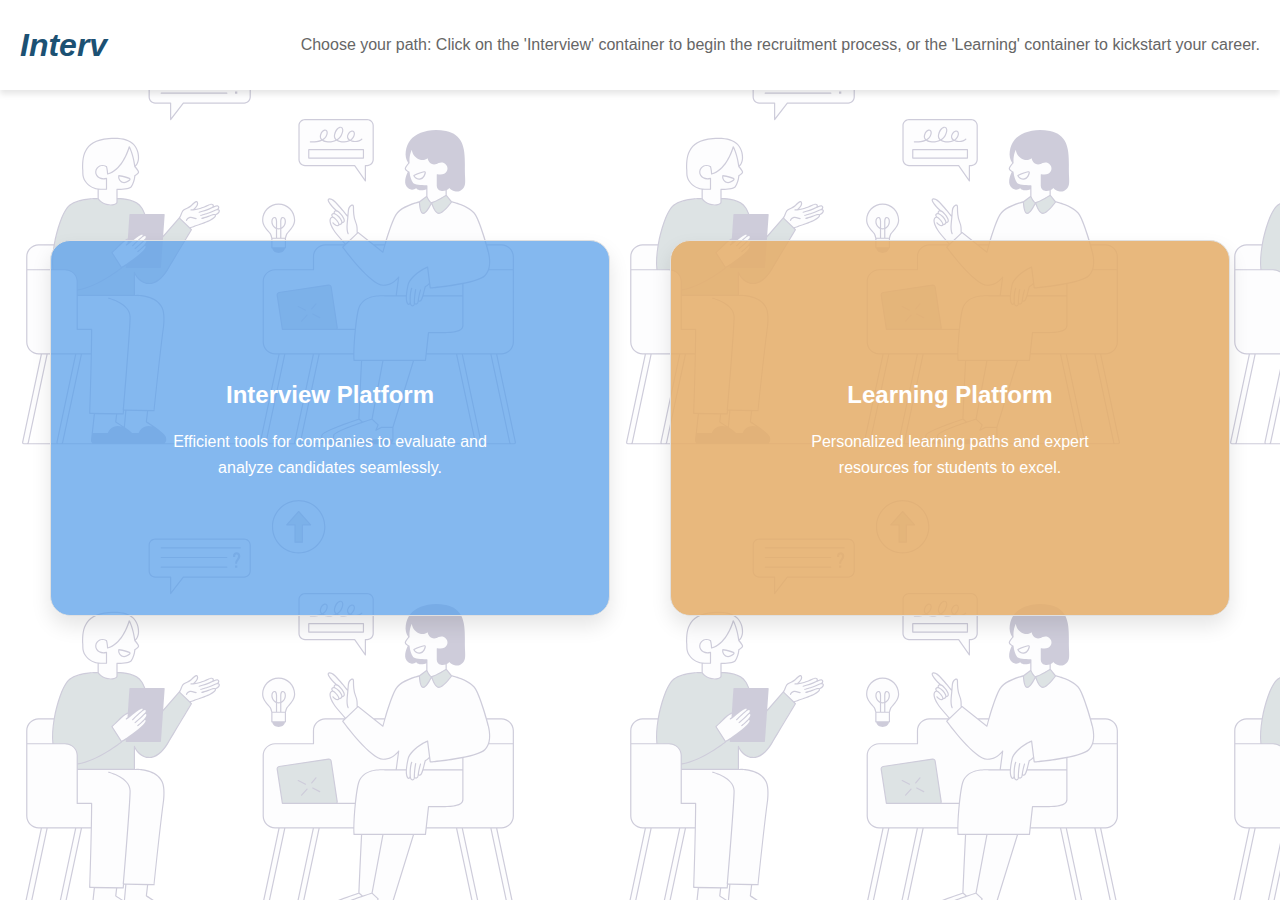
<file: index.html>
<!DOCTYPE html>
<html lang="en">
<head>
    <meta charset="UTF-8">
    <meta name="viewport" content="width=device-width, initial-scale=1.0">
    <title>Interv</title>
    <style>
        body {
            font-family: 'Poppins', sans-serif;
            margin: 0;
            padding: 0;
            background-color: #ffffff;
            color: #333333;
            overflow-x: hidden;
        }
        body::before {
            content: '';
            position: absolute;
            top: 0;
            left: 0;
            right: 0;
            bottom: 0;
            background-image: url('interviewbg.png');
            opacity: 0.2; 
            z-index: -1;
        }

        header {
            display: flex;
            align-items: center;
            padding: 20px;
            box-shadow: 0 4px 6px rgba(0, 0, 0, 0.1);
            background-color: #ffffff;
        }
        .logo {
            font-size: 2rem;
            font-weight: bold;
            font-style: italic;
            color: #1c5173;
            margin-right: auto; 

    

        }
        .instructions {
            font-size: 1rem;
            color: #666666;
        }
        .container {
            display: flex;
            justify-content: center;
            gap: 40px;
            margin: 140px auto;
            max-width: 1200px;
            flex-wrap: wrap;
        }
        .section {
            flex: 1;
            max-width: 400px;
            margin: 10px;
            padding: 120px;
            border-radius: 20px;
            box-shadow: 0 10px 20px rgba(0, 0, 0, 0.1);
            text-align: center;
            cursor: pointer;
            border: 1px solid #e0e0e0;
            transition: transform 0.3s ease, box-shadow 0.3s ease;
        }
        .section:hover {
            transform: translateY(-10px);
            box-shadow: 0 16px 40px rgba(0, 0, 0, 0.2);
        }
        .section h2 {
            margin-bottom: 20px;
            font-size: 1.5rem;
            color: #ffffff;
        }
        .section p {
            margin-bottom: 15px;
            line-height: 1.6;
            font-size: 1rem;
            color: #ffffff;
        }
        .companies {
            background-color: #5ca1eac1;
        }
        .students {
            background-color: #e5ae6adf;
        }
        a {
            text-decoration: none;
            color: inherit;
        }
    </style>
</head>
<body>
    <header>
        <div class="logo">Interv</div>
        <p class="instructions">Choose your path: Click on the 'Interview' container to begin the recruitment process, or the 'Learning' container to kickstart your career.</p>
    </header>

    <div class="container">
        <!-- Companies Section -->
        <a href="companies.html" class="section companies">
            <h2>Interview Platform</h2>
            <p>Efficient tools for companies to evaluate and analyze candidates seamlessly.</p>
        </a>

        <!-- Students Section -->
        <a href="students.html" class="section students">
            <h2>Learning Platform</h2>
            <p>Personalized learning paths and expert resources for students to excel.</p>
        </a>
    </div>
</body>
</html>
</file>
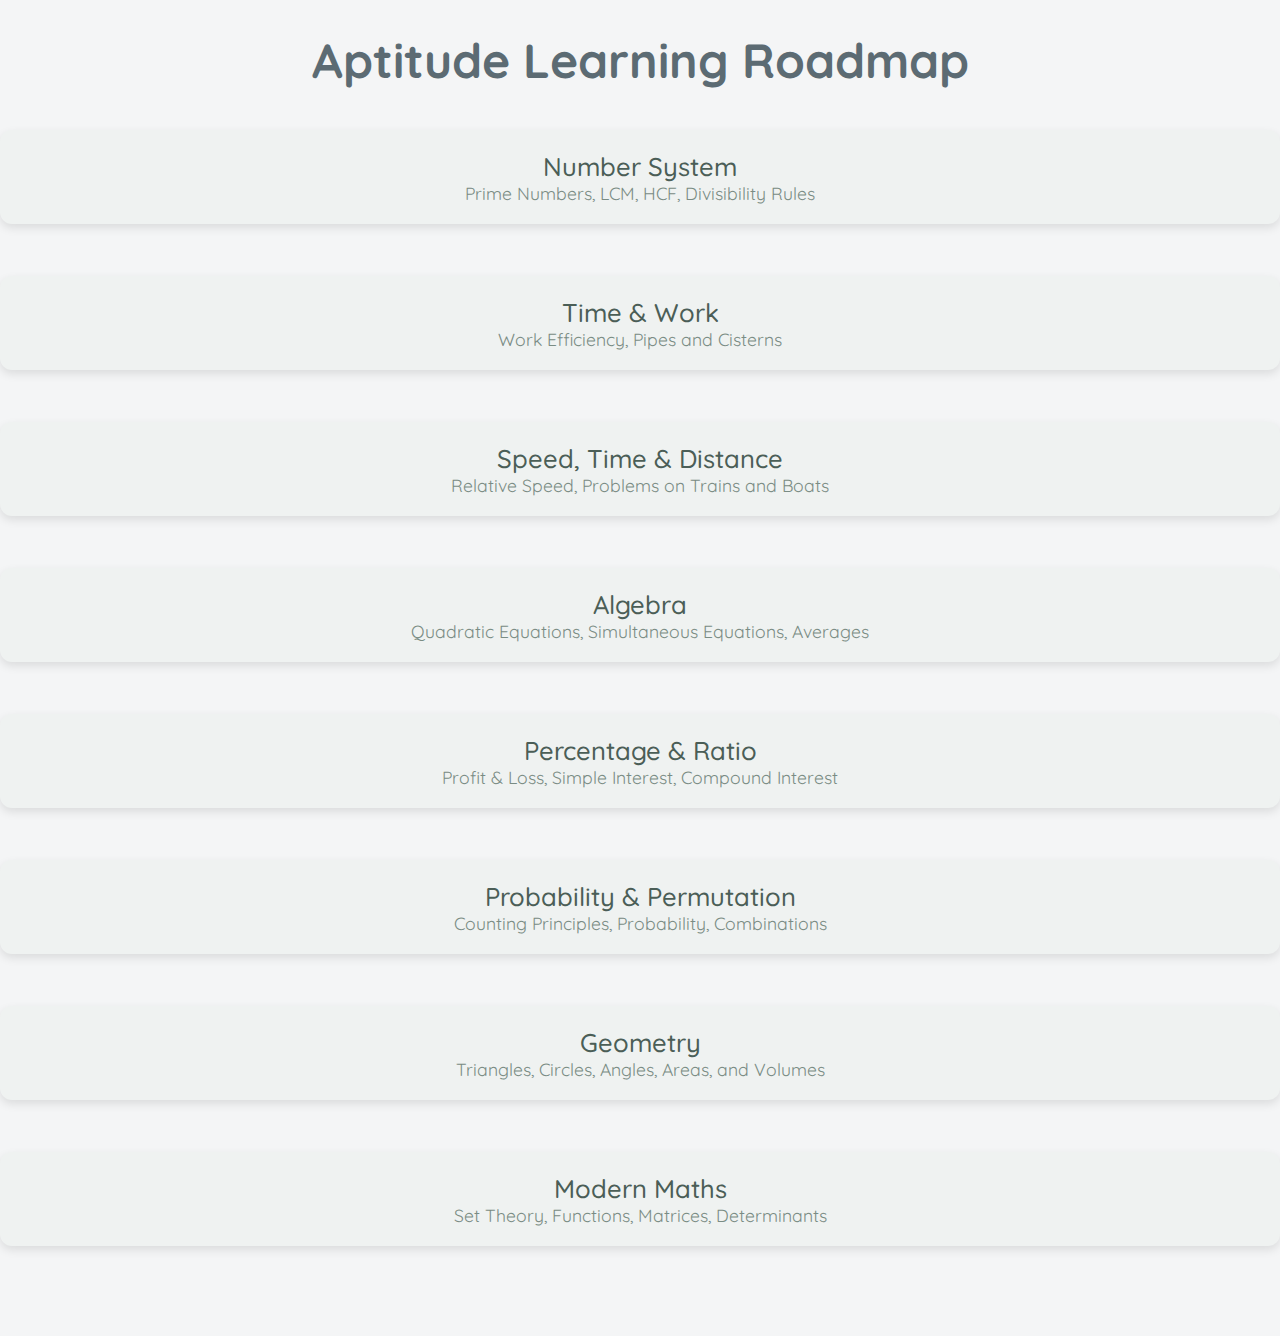
<file: Interv/aptitude.html>
<!DOCTYPE html>
<html lang="en">
<head>
  <meta charset="UTF-8">
  <meta name="viewport" content="width=device-width, initial-scale=1.0">
  <title>Aptitude Learning Roadmap</title>

  <!-- Google Fonts -->
  <link href="https://fonts.googleapis.com/css2?family=Roboto:wght@400;500;700&family=Quicksand:wght@400;500&display=swap" rel="stylesheet">

  <style>
    /* Global Reset and Body Styles */
    * {
      margin: 0;
      padding: 0;
      box-sizing: border-box;
    }

    body {
      font-family: 'Quicksand', sans-serif;
      background-color: #f4f5f6;
      color: #555;
      padding: 30px 0;
    }

    h1 {
      text-align: center;
      font-size: 3rem;
      font-weight: 700;
      color: #5c6b73;  /* Muted dark teal */
      margin-bottom: 40px;
    }

    /* Roadmap Layout */
    .roadmap {
      display: flex;
      flex-direction: column;
      gap: 25px;
      margin-bottom: 60px;
    }

    .roadmap .level {
      display: flex;
      align-items: center;
      justify-content: center;
      flex-direction: column;
      width: 100%;
      padding: 20px;
      background: #eff2f1;  /* Light pastel green */
      border-radius: 12px;
      text-align: center;
      transition: all 0.3s ease;
      cursor: pointer;
      box-shadow: 0px 4px 10px rgba(0, 0, 0, 0.1);
    }

    .roadmap .level:hover {
      background: #d8e9e4;  /* Slightly darker pastel green on hover */
      transform: translateY(-5px);
    }

    .level h3 {
      font-size: 1.6rem;
      font-weight: 500;
      color: #4b5e57;  /* Muted olive green */
    }

    .level p {
      font-size: 1.1rem;
      color: #7a8c84;  /* Light grayish olive */
    }

    /* Connecting Lines (Pipes) */
    .pipe {
      height: 2px;
      background-color: #d8e9e4;  /* Light pastel green for connecting lines */
      flex-grow: 1;
      align-self: center;
    }

    /* Coming Soon Page (Centered Message) */
    .coming-soon {
      display: flex;
      justify-content: center;
      align-items: center;
      height: 100vh;
      text-align: center;
      flex-direction: column;
      background-color: #fff;
    }

    .coming-soon h2 {
      font-size: 2.5rem;
      color: #f39c12;  /* Muted amber for the title */
      font-weight: 500;
      margin-bottom: 15px;
    }

    .coming-soon p {
      font-size: 1.2rem;
      color: #7a7a7a;  /* Muted gray text */
      line-height: 1.6;
      margin-bottom: 30px;
    }

    /* Back Button */
    .back-btn {
      padding: 12px 25px;
      background-color: #9e9e9e;  /* Soft gray */
      color: #fff;
      text-decoration: none;
      border-radius: 8px;
      font-size: 1.1rem;
      font-weight: 500;
      transition: background-color 0.3s;
    }

    .back-btn:hover {
      background-color: #7e7e7e;  /* Slightly darker gray on hover */
    }

    /* Responsive Design */
    @media (max-width: 768px) {
      .roadmap {
        flex-direction: column;
        gap: 20px;
      }

      .roadmap .level {
        width: 100%;
      }
    }
  </style>
</head>
<body>

  <!-- Main Container -->
  <div class="container">
    <h1>Aptitude Learning Roadmap</h1>

    <!-- Roadmap Layout -->
    <div class="roadmap">
      <div class="level" onclick="showComingSoon()">
        <h3>Number System</h3>
        <p>Prime Numbers, LCM, HCF, Divisibility Rules</p>
      </div>
      <div class="pipe"></div>
      <div class="level" onclick="showComingSoon()">
        <h3>Time & Work</h3>
        <p>Work Efficiency, Pipes and Cisterns</p>
      </div>
      <div class="pipe"></div>
      <div class="level" onclick="showComingSoon()">
        <h3>Speed, Time & Distance</h3>
        <p>Relative Speed, Problems on Trains and Boats</p>
      </div>
      <div class="pipe"></div>
      <div class="level" onclick="showComingSoon()">
        <h3>Algebra</h3>
        <p>Quadratic Equations, Simultaneous Equations, Averages</p>
      </div>
      <div class="pipe"></div>
      <div class="level" onclick="showComingSoon()">
        <h3>Percentage & Ratio</h3>
        <p>Profit & Loss, Simple Interest, Compound Interest</p>
      </div>
      <div class="pipe"></div>
      <div class="level" onclick="showComingSoon()">
        <h3>Probability & Permutation</h3>
        <p>Counting Principles, Probability, Combinations</p>
      </div>
      <div class="pipe"></div>
      <div class="level" onclick="showComingSoon()">
        <h3>Geometry</h3>
        <p>Triangles, Circles, Angles, Areas, and Volumes</p>
      </div>
      <div class="pipe"></div>
      <div class="level" onclick="showComingSoon()">
        <h3>Modern Maths</h3>
        <p>Set Theory, Functions, Matrices, Determinants</p>
      </div>
    </div>
  </div>

  <!-- Coming Soon Page (Centered) -->
  <div id="coming-soon-page" class="coming-soon" style="display:none;">
    <h2>Hold Tight! 🚧</h2>
    <p>We're busy building this page. Stay tuned for awesome resources coming your way!</p>
    <a href="#" class="back-btn" onclick="goBack()">Back to Roadmap</a>
  </div>

  <script>
    // Function to handle showing the "Coming Soon" message
    function showComingSoon() {
      // Hide the roadmap and show the coming soon page
      document.querySelector('.container').style.display = 'none';
      document.getElementById('coming-soon-page').style.display = 'flex';
    }

    // Back to Roadmap function
    function goBack() {
      document.querySelector('.container').style.display = 'block';
      document.getElementById('coming-soon-page').style.display = 'none';
    }
  </script>

</body>
</html>
</file>
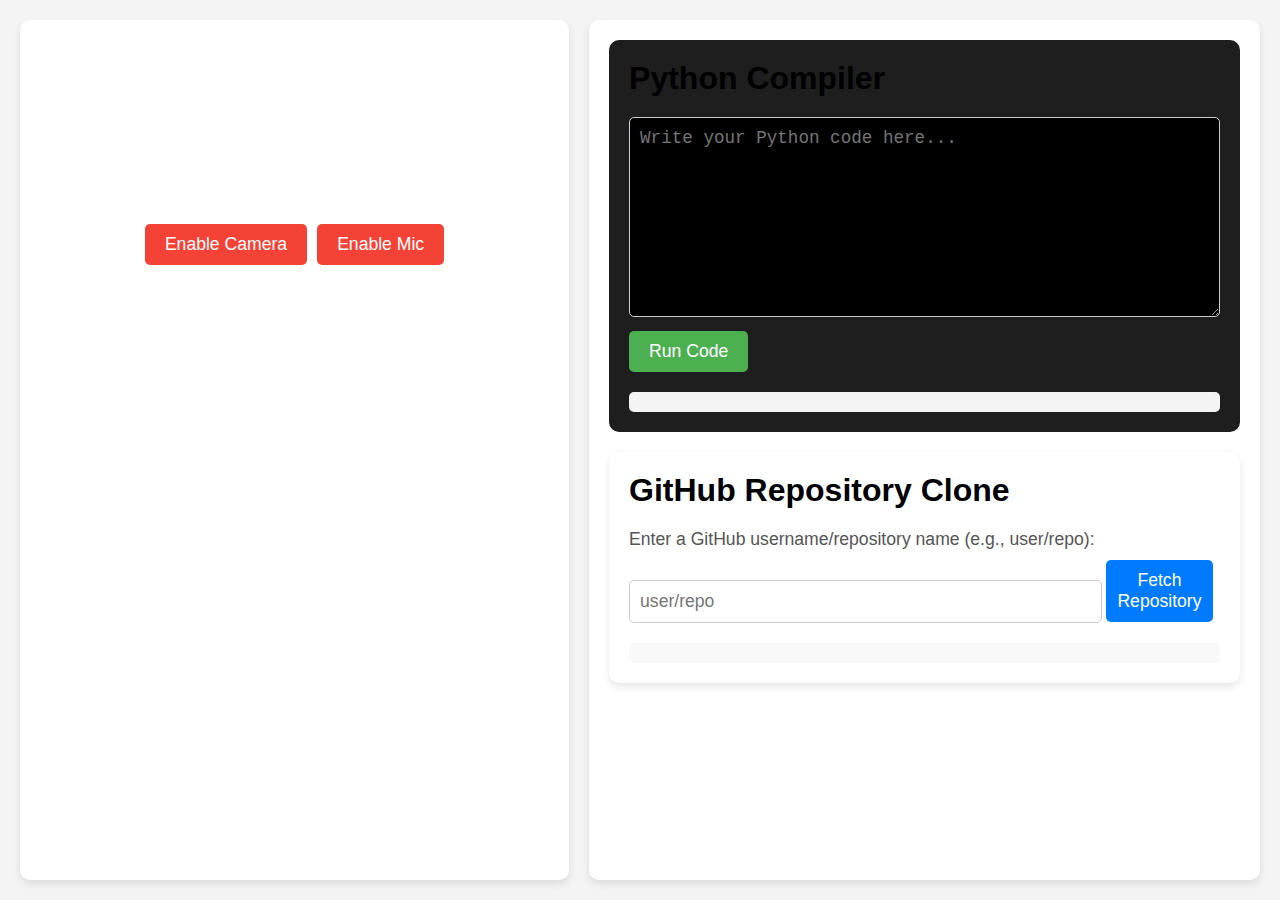
<file: Interv/companies.html>
<!DOCTYPE html>
<html lang="en">
<head>
    <meta charset="UTF-8">
    <meta name="viewport" content="width=device-width, initial-scale=1.0">
    <title>Live Meeting Video Feed, Python Compiler, and GitHub Clone</title>
    <style>
        /* Basic Reset */
        * {
            margin: 0;
            padding: 0;
            box-sizing: border-box;
        }

        /* Main Layout Styles */
        body {
            font-family: Arial, sans-serif;
            display: flex;
            min-height: 100vh;
            justify-content: flex-start;
            align-items: stretch;
            background-color: #f4f4f4;
            padding: 20px;
            flex-direction: row; /* Align content horizontally */
            gap: 20px; /* Add space between the video and content sections */
        }

        /* Container for the video on the left */
        .video-container {
            width: 45%; /* Set the video container width to 45% */
            background-color: #fff;
            padding: 20px;
            border-radius: 10px;
            box-shadow: 0 4px 8px rgba(0, 0, 0, 0.1);
        }

        /* Video styling */
        video {
            width: 100%;
            height: auto;
            border-radius: 10px;
        }

        /* Content container for Python editor and GitHub section */
        .content {
            width: 55%; /* Set the content container width to 55% */
            padding: 20px;
            background-color: #fff; /* Set white background for the whole content */
            border-radius: 10px;
            box-shadow: 0 4px 8px rgba(0, 0, 0, 0.1);
            display: flex;
            flex-direction: column;
            gap: 20px;
        }

        h1 {
            font-size: 2em;
            margin-bottom: 20px;
        }

        p {
            font-size: 1.1em;
            color: #555;
        }

        /* Code Editor */
        .compiler-section {
            width: 100%;
            background-color: #1e1e1e; /* Dark background for the compiler section */
            padding: 20px;
            border-radius: 10px;
        }

        textarea {
            width: 100%;
            height: 200px;
            padding: 10px;
            font-size: 1.1em;
            border: 1px solid #ccc;
            border-radius: 5px;
            background-color: #000;
            color: white;
            resize: vertical;
            font-family: 'Courier New', monospace;
        }

        /* Buttons and Output Section */
        button {
            padding: 10px 20px;
            font-size: 1.1em;
            background-color: #4CAF50;
            color: white;
            border: none;
            border-radius: 5px;
            cursor: pointer;
            margin-top: 10px;
        }

        button:hover {
            background-color: #45a049;
        }

        #output {
            margin-top: 20px;
            padding: 10px;
            background-color: #f4f4f4;
            border-radius: 5px;
            font-family: monospace;
            white-space: pre-wrap;
        }

        #error {
            color: red;
        }

        /* Toggle Buttons for Camera and Mic */
        .toggle-buttons {
            margin-top: 20px;
            display: flex;
            justify-content: center;
            gap: 10px;
        }

        .toggle-buttons button {
            background-color: #f44336;
        }

        .toggle-buttons button.enabled {
            background-color: #4CAF50;
        }

        /* GitHub Clone Section */
        .github-clone {
            width: 100%;
            padding: 20px;
            background-color: #fff;
            border-radius: 10px;
            box-shadow: 0 4px 8px rgba(0, 0, 0, 0.1);
        }

        .github-clone input {
            width: 80%;
            padding: 10px;
            font-size: 1.1em;
            border-radius: 5px;
            border: 1px solid #ccc;
        }

        .github-clone button {
            width: 18%;
            padding: 10px;
            font-size: 1.1em;
            background-color: #007bff;
            color: white;
            border: none;
            border-radius: 5px;
            cursor: pointer;
        }

        .github-clone button:hover {
            background-color: #0056b3;
        }

        .repo-info {
            margin-top: 20px;
            padding: 10px;
            background-color: #f9f9f9;
            border-radius: 5px;
        }

        .repo-info h2 {
            font-size: 1.5em;
            color: #333;
        }

        .repo-info p {
            font-size: 1.1em;
            color: #555;
        }

        .repo-info ul {
            margin-top: 10px;
        }

        .repo-info ul li {
            font-size: 1.1em;
            color: #333;
        }
    </style>
</head>
<body>

    <!-- Video Container (Left Side) -->
    <div class="video-container">
        <video id="video" autoplay playsinline></video>

        <!-- Toggle Buttons for Camera and Mic -->
        <div class="toggle-buttons">
            <button id="camera-toggle" onclick="toggleCamera()">Enable Camera</button>
            <button id="mic-toggle" onclick="toggleMic()">Enable Mic</button>
        </div>
    </div>

    <!-- Content Container (Right Side) -->
    <div class="content">
        <!-- Python Compiler Section -->
        <div class="compiler-section">
            <h1>Python Compiler</h1>
            <textarea id="python-code" placeholder="Write your Python code here..."></textarea>
            <button onclick="runPythonCode()">Run Code</button>

            <!-- Output Section -->
            <div id="output"></div>
            <div id="error"></div>
        </div>

        <!-- GitHub Clone Section -->
        <div class="github-clone">
            <h1>GitHub Repository Clone</h1>
            <p>Enter a GitHub username/repository name (e.g., user/repo):</p>
            <input type="text" id="repo-input" placeholder="user/repo">
            <button onclick="fetchRepoData()">Fetch Repository</button>

            <div class="repo-info" id="repo-info"></div>
        </div>
    </div>

    <script>
        let videoStream = null;
        let audioStream = null;

        // Accessing the webcam and displaying it in the video element
        async function startVideo() {
            try {
                videoStream = await navigator.mediaDevices.getUserMedia({ video: true });
                audioStream = await navigator.mediaDevices.getUserMedia({ audio: true });

                const videoElement = document.getElementById('video');
                videoElement.srcObject = videoStream;

                document.getElementById('camera-toggle').textContent = 'Disable Camera';
                document.getElementById('camera-toggle').classList.add('enabled');
                document.getElementById('mic-toggle').textContent = 'Disable Mic';
                document.getElementById('mic-toggle').classList.add('enabled');
            } catch (err) {
                console.error('Error accessing webcam: ', err);
                alert('Failed to access the webcam. Please check your camera and microphone settings.');
            }
        }

        // Toggle the camera on/off
        function toggleCamera() {
            const videoTrack = videoStream.getVideoTracks()[0];

            if (videoTrack.enabled) {
                videoTrack.enabled = false;
                document.getElementById('camera-toggle').textContent = 'Enable Camera';
                document.getElementById('camera-toggle').classList.remove('enabled');
            } else {
                videoTrack.enabled = true;
                document.getElementById('camera-toggle').textContent = 'Disable Camera';
                document.getElementById('camera-toggle').classList.add('enabled');
            }
        }

        // Toggle the microphone on/off
        function toggleMic() {
            const audioTrack = audioStream.getAudioTracks()[0];

            if (audioTrack.enabled) {
                audioTrack.enabled = false;
                document.getElementById('mic-toggle').textContent = 'Enable Mic';
                document.getElementById('mic-toggle').classList.remove('enabled');
            } else {
                audioTrack.enabled = true;
                document.getElementById('mic-toggle').textContent = 'Disable Mic';
                document.getElementById('mic-toggle').classList.add('enabled');
            }
        }

        // Start the video feed once the page is loaded
        window.onload = startVideo;

        // Function to send Python code to the backend and get the result
        async function runPythonCode() {
            const code = document.getElementById('python-code').value;
            document.getElementById('output').textContent = '';
            document.getElementById('error').textContent = '';

            try {
                const response = await fetch('http://localhost:5000/run_code', {
                    method: 'POST',
                    headers: {
                        'Content-Type': 'application/json'
                    },
                    body: JSON.stringify({ code: code })
                });

                const result = await response.json();
                if (response.ok) {
                    document.getElementById('output').textContent = result.output;
                } else {
                    document.getElementById('error').textContent = result.error;
                }
            } catch (err) {
                document.getElementById('error').textContent = 'Error: ' + err.message;
            }
        }

        // Fetch GitHub repository data
        async function fetchRepoData() {
            const repoInput = document.getElementById('repo-input').value;
            const repoInfoDiv = document.getElementById('repo-info');

            if (!repoInput) {
                alert('Please enter a GitHub repository.');
                return;
            }

            const url = `https://api.github.com/repos/${repoInput}`;

            try {
                const response = await fetch(url);
                const repoData = await response.json();

                if (response.ok) {
                    // Show repository details
                    repoInfoDiv.innerHTML = `
                        <h2>${repoData.name}</h2>
                        <p><strong>Description:</strong> ${repoData.description || 'No description available'}</p>
                        <p><strong>Stars:</strong> ${repoData.stargazers_count}</p>
                        <p><strong>Forks:</strong> ${repoData.forks_count}</p>
                        <p><strong>URL:</strong> <a href="${repoData.html_url}" target="_blank">${repoData.html_url}</a></p>
                        <h3>Files:</h3>
                        <ul id="file-list"></ul>
                    `;
                    // Fetch the files in the repository
                    const contents = await fetch(repoData.contents_url.replace('{+path}', ''));
                    const files = await contents.json();

                    const fileList = document.getElementById('file-list');
                    files.forEach(file => {
                        const listItem = document.createElement('li');
                        listItem.textContent = file.name;
                        fileList.appendChild(listItem);
                    });
                } else {
                    repoInfoDiv.innerHTML = `<p>Error: ${repoData.message}</p>`;
                }
            } catch (err) {
                console.error(err);
                repoInfoDiv.innerHTML = `<p>Error fetching repository data.</p>`;
            }
        }
    </script>

</body>
</html>
</file>
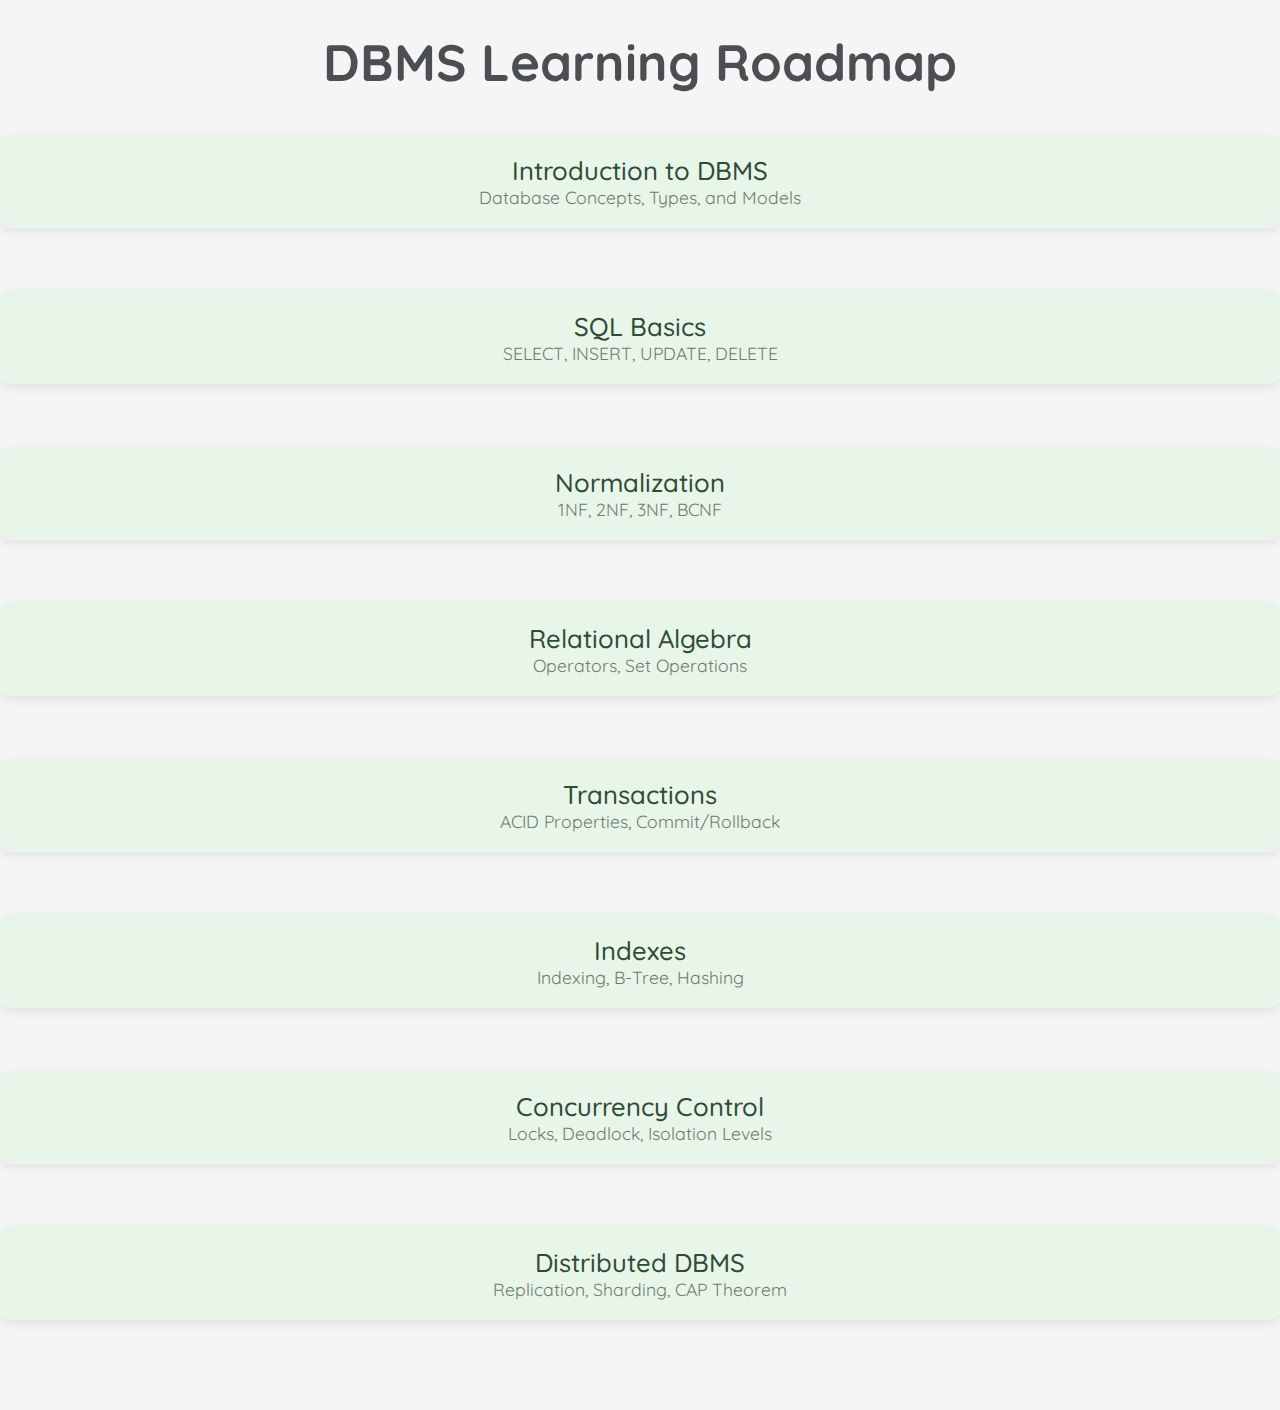
<file: Interv/dbms.html>
<!DOCTYPE html>
<html lang="en">
<head>
  <meta charset="UTF-8">
  <meta name="viewport" content="width=device-width, initial-scale=1.0">
  <title>DBMS Learning Roadmap</title>

  <!-- Link to Google Fonts (for better typography) -->
  <link href="https://fonts.googleapis.com/css2?family=Roboto:wght@400;500;700&family=Quicksand:wght@400;500&display=swap" rel="stylesheet">
  
  <style>
    /* Global Reset and Body Styles */
    * {
      margin: 0;
      padding: 0;
      box-sizing: border-box;
    }

    body {
      font-family: 'Quicksand', sans-serif;
      background-color: #f5f5f5;  /* Light soft background */
      color: #444;  /* Muted dark gray text */
      padding: 30px 0;
    }

    h1 {
      text-align: center;
      font-size: 3.2rem;
      font-weight: 700;
      color: #4b4f54;  /* Subtle dark gray */
      margin-bottom: 40px;
    }

    /* Roadmap Layout */
    .roadmap {
      display: flex;
      flex-direction: column;
      gap: 30px;
      margin-bottom: 60px;
    }

    .roadmap .level {
      display: flex;
      align-items: center;
      justify-content: center;
      flex-direction: column;
      width: 100%;
      padding: 20px;
      background: #e8f5e9;  /* Light pastel green */
      border-radius: 12px;
      text-align: center;
      transition: all 0.3s ease;
      cursor: pointer;
      box-shadow: 0px 4px 10px rgba(0, 0, 0, 0.08);
    }

    .roadmap .level:hover {
      background: #c8e6c9;  /* Slightly darker green */
      transform: translateY(-5px);
    }

    .level h3 {
      font-size: 1.6rem;
      font-weight: 500;
      color: #2e4c35;  /* Darker green for headers */
    }

    .level p {
      font-size: 1.1rem;
      color: #6d7d6b;  /* Muted green-gray for subtext */
    }

    /* Connecting Lines (Pipes) */
    .pipe {
      height: 2px;
      background-color: #b8e6b1;  /* Light pastel green for pipes */
      flex-grow: 1;
      align-self: center;
    }

    /* Coming Soon Page (Centered Message) */
    .coming-soon {
      display: flex;
      justify-content: center;
      align-items: center;
      height: 100vh;
      text-align: center;
      flex-direction: column;
      background-color: #fff;
    }

    .coming-soon h2 {
      font-size: 2.5rem;
      color: #ff8a65;  /* Muted coral for title */
      font-weight: 500;
      margin-bottom: 15px;
    }

    .coming-soon p {
      font-size: 1.2rem;
      color: #7a7a7a;  /* Muted gray */
      line-height: 1.6;
      margin-bottom: 30px;
    }

    /* Back Button */
    .back-btn {
      padding: 12px 25px;
      background-color: #ffb74d;  /* Soft orange-yellow */
      color: #fff;
      text-decoration: none;
      border-radius: 8px;
      font-size: 1.1rem;
      font-weight: 500;
      transition: background-color 0.3s;
    }

    .back-btn:hover {
      background-color: #ff9800;  /* Slightly darker orange on hover */
    }

    /* Responsive Design */
    @media (max-width: 768px) {
      .roadmap {
        flex-direction: column;
        gap: 20px;
      }

      .roadmap .level {
        width: 100%;
      }
    }
  </style>
</head>
<body>

  <!-- Main Container -->
  <div class="container">
    <h1>DBMS Learning Roadmap</h1>

    <!-- Roadmap Layout -->
    <div class="roadmap">
      <div class="level" onclick="showComingSoon()">
        <h3>Introduction to DBMS</h3>
        <p>Database Concepts, Types, and Models</p>
      </div>
      <div class="pipe"></div>
      <div class="level" onclick="showComingSoon()">
        <h3>SQL Basics</h3>
        <p>SELECT, INSERT, UPDATE, DELETE</p>
      </div>
      <div class="pipe"></div>
      <div class="level" onclick="showComingSoon()">
        <h3>Normalization</h3>
        <p>1NF, 2NF, 3NF, BCNF</p>
      </div>
      <div class="pipe"></div>
      <div class="level" onclick="showComingSoon()">
        <h3>Relational Algebra</h3>
        <p>Operators, Set Operations</p>
      </div>
      <div class="pipe"></div>
      <div class="level" onclick="showComingSoon()">
        <h3>Transactions</h3>
        <p>ACID Properties, Commit/Rollback</p>
      </div>
      <div class="pipe"></div>
      <div class="level" onclick="showComingSoon()">
        <h3>Indexes</h3>
        <p>Indexing, B-Tree, Hashing</p>
      </div>
      <div class="pipe"></div>
      <div class="level" onclick="showComingSoon()">
        <h3>Concurrency Control</h3>
        <p>Locks, Deadlock, Isolation Levels</p>
      </div>
      <div class="pipe"></div>
      <div class="level" onclick="showComingSoon()">
        <h3>Distributed DBMS</h3>
        <p>Replication, Sharding, CAP Theorem</p>
      </div>
    </div>
  </div>

  <!-- Coming Soon Page (Centered) -->
  <div id="coming-soon-page" class="coming-soon" style="display:none;">
    <h2>Hold Tight! 🚧</h2>
    <p>We're busy building this page. Stay tuned for awesome resources coming your way!</p>
    <a href="#" class="back-btn" onclick="goBack()">Back to Roadmap</a>
  </div>

  <script>
    // Function to handle showing the "Coming Soon" message
    function showComingSoon() {
      // Hide the roadmap and show the coming soon page
      document.querySelector('.container').style.display = 'none';
      document.getElementById('coming-soon-page').style.display = 'flex';
    }

    // Back to Roadmap function
    function goBack() {
      document.querySelector('.container').style.display = 'block';
      document.getElementById('coming-soon-page').style.display = 'none';
    }
  </script>

</body>
</html>
</file>
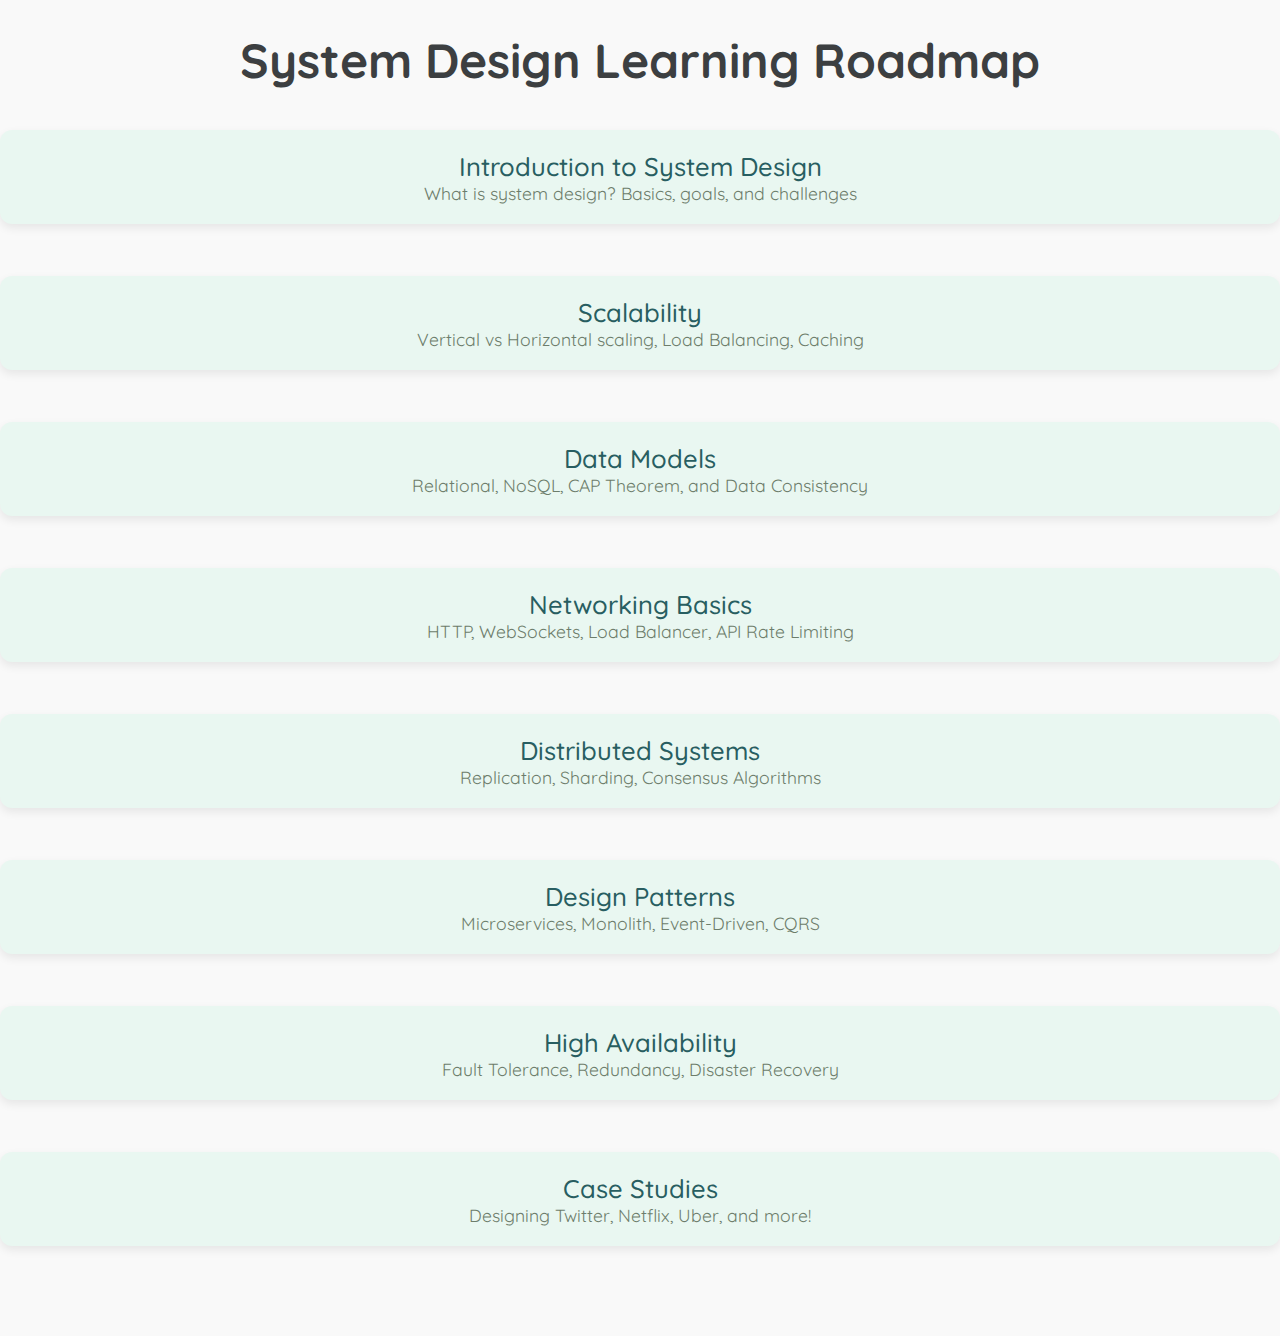
<file: Interv/design.html>
<!DOCTYPE html>
<html lang="en">
<head>
  <meta charset="UTF-8">
  <meta name="viewport" content="width=device-width, initial-scale=1.0">
  <title>System Design Learning Roadmap</title>

  <!-- Google Fonts -->
  <link href="https://fonts.googleapis.com/css2?family=Roboto:wght@400;500;700&family=Quicksand:wght@400;500&display=swap" rel="stylesheet">

  <style>
    /* Global Reset and Body Styles */
    * {
      margin: 0;
      padding: 0;
      box-sizing: border-box;
    }

    body {
      font-family: 'Quicksand', sans-serif;
      background-color: #f9f9f9;
      color: #444;
      padding: 30px 0;
    }

    h1 {
      text-align: center;
      font-size: 3rem;
      font-weight: 700;
      color: #3c3f41;  /* Muted dark gray */
      margin-bottom: 40px;
    }

    /* Roadmap Layout */
    .roadmap {
      display: flex;
      flex-direction: column;
      gap: 25px;
      margin-bottom: 60px;
    }

    .roadmap .level {
      display: flex;
      align-items: center;
      justify-content: center;
      flex-direction: column;
      width: 100%;
      padding: 20px;
      background: #e9f7f1;  /* Light mint green background */
      border-radius: 12px;
      text-align: center;
      transition: all 0.3s ease;
      cursor: pointer;
      box-shadow: 0px 4px 10px rgba(0, 0, 0, 0.08);
    }

    .roadmap .level:hover {
      background: #c4e6e0;  /* Slightly darker mint on hover */
      transform: translateY(-5px);
    }

    .level h3 {
      font-size: 1.6rem;
      font-weight: 500;
      color: #285e61;  /* Dark green for headings */
    }

    .level p {
      font-size: 1.1rem;
      color: #6d7d6b;  /* Muted gray-green */
    }

    /* Connecting Lines (Pipes) */
    .pipe {
      height: 2px;
      background-color: #c4e6e0;  /* Light green for connecting lines */
      flex-grow: 1;
      align-self: center;
    }

    /* Coming Soon Page (Centered Message) */
    .coming-soon {
      display: flex;
      justify-content: center;
      align-items: center;
      height: 100vh;
      text-align: center;
      flex-direction: column;
      background-color: #fff;
    }

    .coming-soon h2 {
      font-size: 2.5rem;
      color: #ff7043;  /* Muted coral for the title */
      font-weight: 500;
      margin-bottom: 15px;
    }

    .coming-soon p {
      font-size: 1.2rem;
      color: #7a7a7a;  /* Muted gray text */
      line-height: 1.6;
      margin-bottom: 30px;
    }

    /* Back Button */
    .back-btn {
      padding: 12px 25px;
      background-color: #ffb74d;  /* Soft orange-yellow */
      color: #fff;
      text-decoration: none;
      border-radius: 8px;
      font-size: 1.1rem;
      font-weight: 500;
      transition: background-color 0.3s;
    }

    .back-btn:hover {
      background-color: #ff9800;  /* Slightly darker orange on hover */
    }

    /* Responsive Design */
    @media (max-width: 768px) {
      .roadmap {
        flex-direction: column;
        gap: 20px;
      }

      .roadmap .level {
        width: 100%;
      }
    }
  </style>
</head>
<body>

  <!-- Main Container -->
  <div class="container">
    <h1>System Design Learning Roadmap</h1>

    <!-- Roadmap Layout -->
    <div class="roadmap">
      <div class="level" onclick="showComingSoon()">
        <h3>Introduction to System Design</h3>
        <p>What is system design? Basics, goals, and challenges</p>
      </div>
      <div class="pipe"></div>
      <div class="level" onclick="showComingSoon()">
        <h3>Scalability</h3>
        <p>Vertical vs Horizontal scaling, Load Balancing, Caching</p>
      </div>
      <div class="pipe"></div>
      <div class="level" onclick="showComingSoon()">
        <h3>Data Models</h3>
        <p>Relational, NoSQL, CAP Theorem, and Data Consistency</p>
      </div>
      <div class="pipe"></div>
      <div class="level" onclick="showComingSoon()">
        <h3>Networking Basics</h3>
        <p>HTTP, WebSockets, Load Balancer, API Rate Limiting</p>
      </div>
      <div class="pipe"></div>
      <div class="level" onclick="showComingSoon()">
        <h3>Distributed Systems</h3>
        <p>Replication, Sharding, Consensus Algorithms</p>
      </div>
      <div class="pipe"></div>
      <div class="level" onclick="showComingSoon()">
        <h3>Design Patterns</h3>
        <p>Microservices, Monolith, Event-Driven, CQRS</p>
      </div>
      <div class="pipe"></div>
      <div class="level" onclick="showComingSoon()">
        <h3>High Availability</h3>
        <p>Fault Tolerance, Redundancy, Disaster Recovery</p>
      </div>
      <div class="pipe"></div>
      <div class="level" onclick="showComingSoon()">
        <h3>Case Studies</h3>
        <p>Designing Twitter, Netflix, Uber, and more!</p>
      </div>
    </div>
  </div>

  <!-- Coming Soon Page (Centered) -->
  <div id="coming-soon-page" class="coming-soon" style="display:none;">
    <h2>Hold Tight! 🚧</h2>
    <p>We're busy building this page. Stay tuned for awesome resources coming your way!</p>
    <a href="#" class="back-btn" onclick="goBack()">Back to Roadmap</a>
  </div>

  <script>
    // Function to handle showing the "Coming Soon" message
    function showComingSoon() {
      // Hide the roadmap and show the coming soon page
      document.querySelector('.container').style.display = 'none';
      document.getElementById('coming-soon-page').style.display = 'flex';
    }

    // Back to Roadmap function
    function goBack() {
      document.querySelector('.container').style.display = 'block';
      document.getElementById('coming-soon-page').style.display = 'none';
    }
  </script>

</body>
</html>
</file>
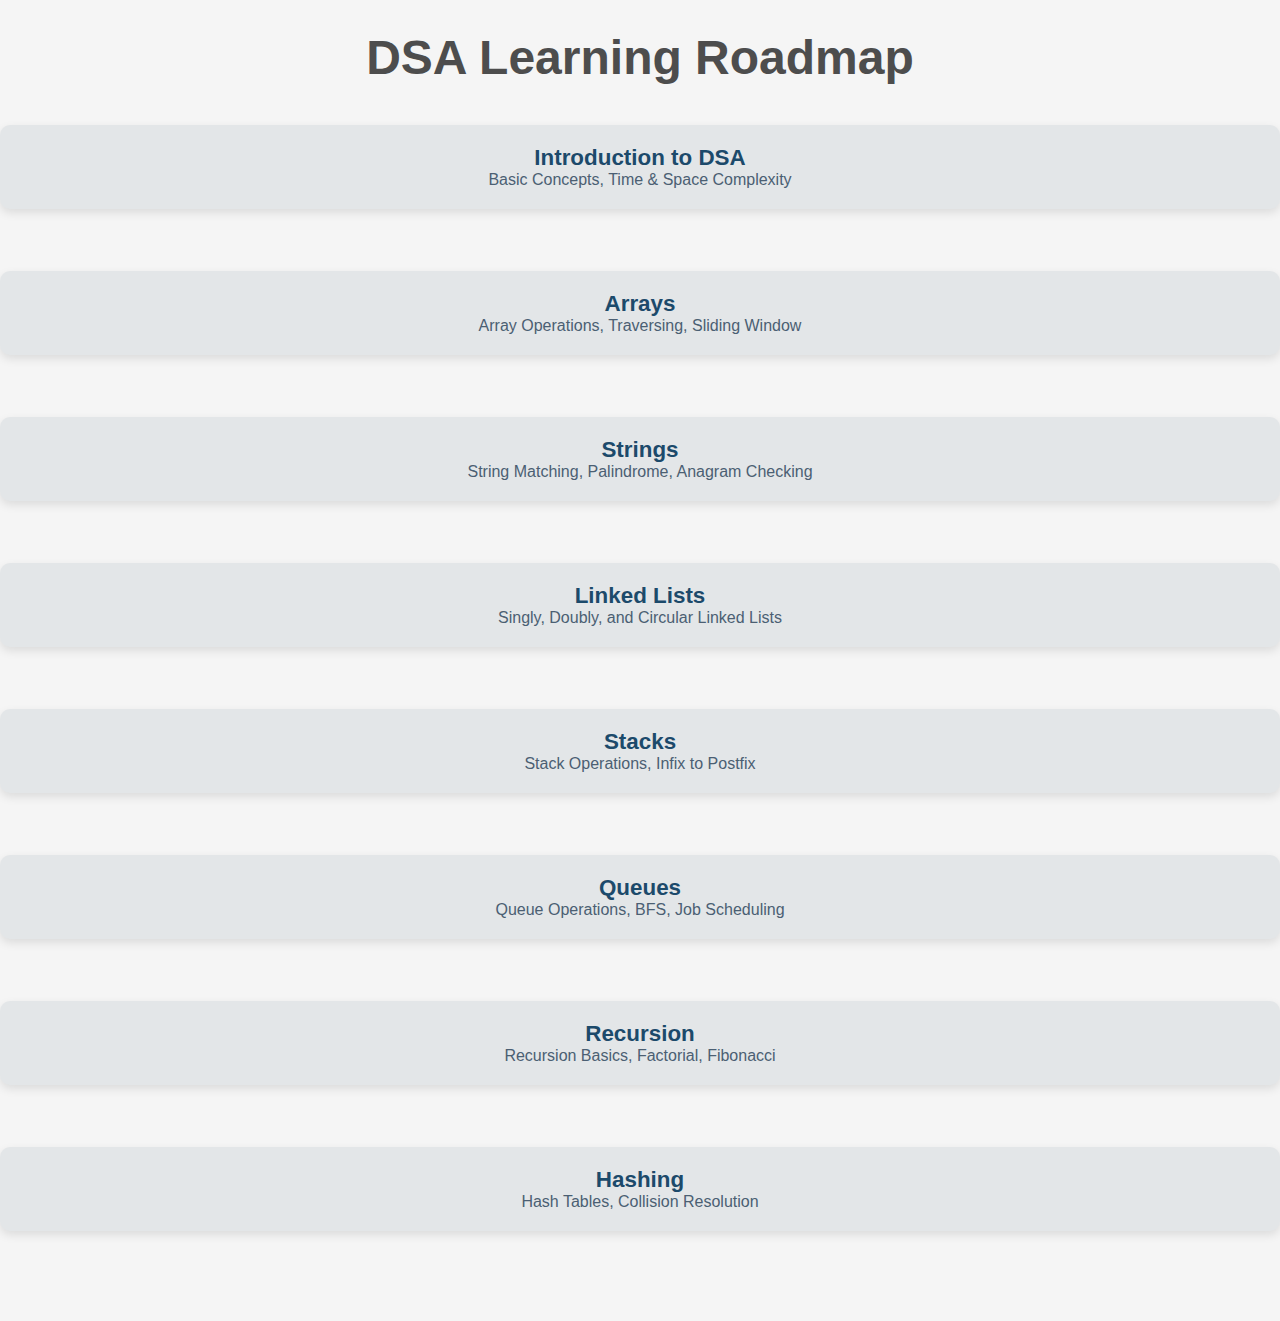
<file: Interv/dsa.html>
<!DOCTYPE html>
<html lang="en">
<head>
  <meta charset="UTF-8">
  <meta name="viewport" content="width=device-width, initial-scale=1.0">
  <title>DSA Learning Roadmap</title>
  <style>
    /* Global Reset and Body Styles */
    * {
      margin: 0;
      padding: 0;
      box-sizing: border-box;
    }

    body {
      font-family: 'Segoe UI', Tahoma, Geneva, Verdana, sans-serif;
      background-color: #f5f5f5;
      color: #333;
      padding: 30px 0;
    }

    h1 {
      text-align: center;
      font-size: 3rem;
      color: #4d4d4d;
      margin-bottom: 40px;
    }

    /* Roadmap layout */
    .roadmap {
      display: flex;
      flex-direction: column;
      gap: 30px;
      margin-bottom: 60px;
    }

    .roadmap .level {
      display: flex;
      align-items: center;
      justify-content: center;
      flex-direction: column;
      width: 100%;
      padding: 20px;
      background: #e3e6e8;
      border-radius: 10px;
      text-align: center;
      transition: all 0.3s ease;
      cursor: pointer;
      box-shadow: 0px 4px 10px rgba(0, 0, 0, 0.1);
    }

    .roadmap .level:hover {
      background: #8ca6b5;
      transform: translateY(-5px);
    }

    .level h3 {
      font-size: 1.4rem;
      font-weight: bold;
      color: #1c4a6b;
    }

    .level p {
      font-size: 1rem;
      color: #4b5f73;
    }

    /* Connecting Lines */
    .pipe {
      height: 2px;
      background-color: #b1b6c1;
      flex-grow: 1;
      align-self: center;
    }

    /* Coming Soon Page (Centered Message) */
    .coming-soon {
      display: flex;
      justify-content: center;
      align-items: center;
      height: 100vh;
      text-align: center;
      flex-direction: column;
      background-color: #fff;
    }

    .coming-soon h2 {
      font-size: 2.5rem;
      color: #3b4e69;
      margin-bottom: 15px;
    }

    .coming-soon p {
      font-size: 1.2rem;
      color: #5a6b7c;
      line-height: 1.6;
      margin-bottom: 30px;
    }

    /* Back Button */
    .back-btn {
      padding: 10px 20px;
      background-color: #5a8289;
      color: #fff;
      text-decoration: none;
      border-radius: 8px;
      font-size: 1.1rem;
      transition: background-color 0.3s;
    }

    .back-btn:hover {
      background-color: #3b5c5a;
    }

    /* Responsive Design */
    @media (max-width: 768px) {
      .roadmap {
        flex-direction: column;
        gap: 20px;
      }

      .roadmap .level {
        width: 100%;
      }
    }
  </style>
</head>
<body>

  <!-- Main Container -->
  <div class="container">
    <h1>DSA Learning Roadmap</h1>

    <!-- Roadmap Layout -->
    <div class="roadmap">
      <div class="level" onclick="showComingSoon()">
        <h3>Introduction to DSA</h3>
        <p>Basic Concepts, Time & Space Complexity</p>
      </div>
      <div class="pipe"></div>
      <div class="level" onclick="showComingSoon()">
        <h3>Arrays</h3>
        <p>Array Operations, Traversing, Sliding Window</p>
      </div>
      <div class="pipe"></div>
      <div class="level" onclick="showComingSoon()">
        <h3>Strings</h3>
        <p>String Matching, Palindrome, Anagram Checking</p>
      </div>
      <div class="pipe"></div>
      <div class="level" onclick="showComingSoon()">
        <h3>Linked Lists</h3>
        <p>Singly, Doubly, and Circular Linked Lists</p>
      </div>
      <div class="pipe"></div>
      <div class="level" onclick="showComingSoon()">
        <h3>Stacks</h3>
        <p>Stack Operations, Infix to Postfix</p>
      </div>
      <div class="pipe"></div>
      <div class="level" onclick="showComingSoon()">
        <h3>Queues</h3>
        <p>Queue Operations, BFS, Job Scheduling</p>
      </div>
      <div class="pipe"></div>
      <div class="level" onclick="showComingSoon()">
        <h3>Recursion</h3>
        <p>Recursion Basics, Factorial, Fibonacci</p>
      </div>
      <div class="pipe"></div>
      <div class="level" onclick="showComingSoon()">
        <h3>Hashing</h3>
        <p>Hash Tables, Collision Resolution</p>
      </div>
    </div>
  </div>

  <!-- Coming Soon Page (Centered) -->
  <div id="coming-soon-page" class="coming-soon" style="display:none;">
    <h2>Hold Tight! 🚧</h2>
    <p>We're busy building this page. Stay tuned for awesome resources coming your way!</p>
    <a href="#" class="back-btn" onclick="goBack()">Back to Roadmap</a>
  </div>

  <script>
    // Function to handle showing the "Coming Soon" message
    function showComingSoon() {
      // Hide the roadmap and show the coming soon page
      document.querySelector('.container').style.display = 'none';
      document.getElementById('coming-soon-page').style.display = 'flex';
    }

    // Back to Roadmap function
    function goBack() {
      document.querySelector('.container').style.display = 'block';
      document.getElementById('coming-soon-page').style.display = 'none';
    }
  </script>

</body>
</html>
</file>
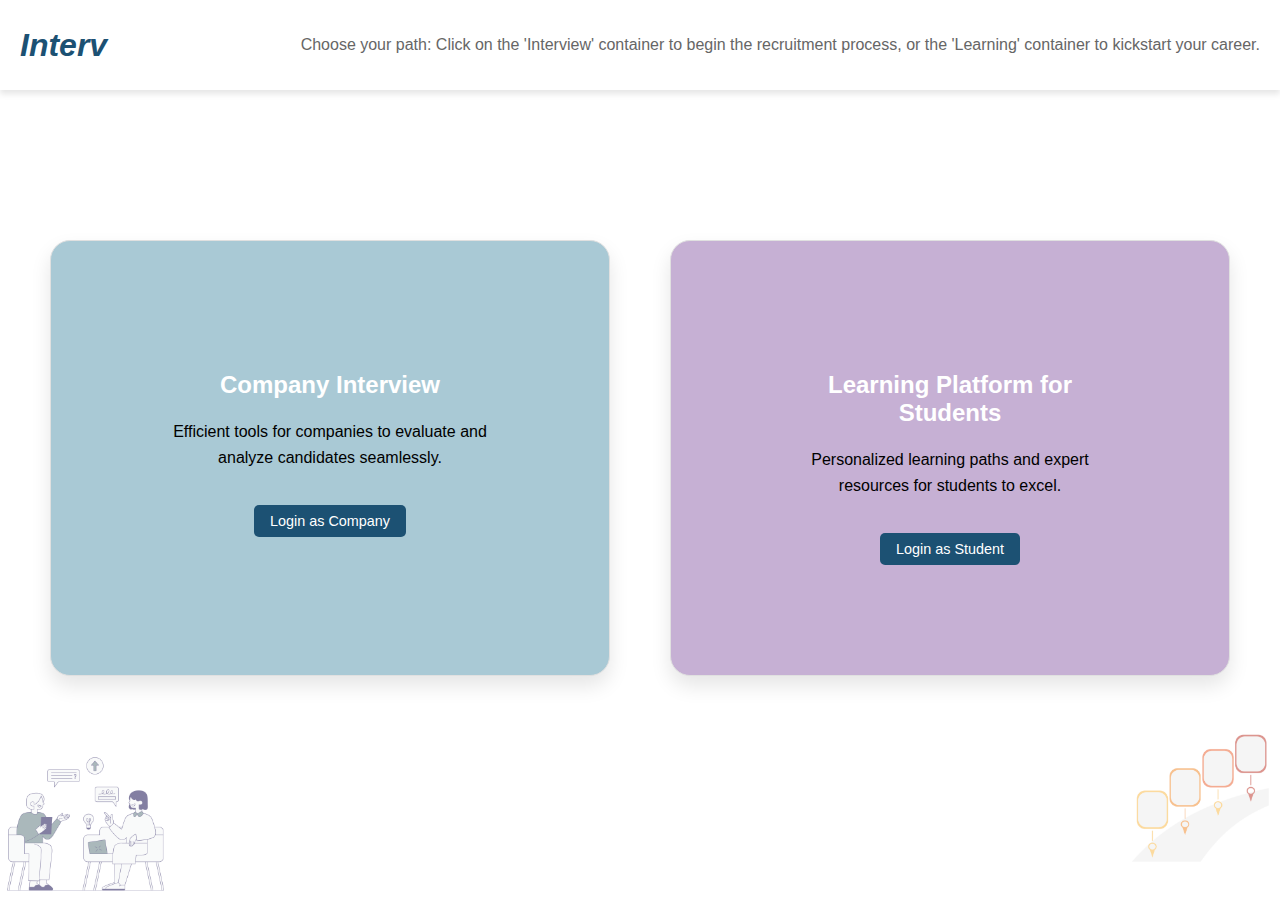
<file: Interv/first.html>
<!DOCTYPE html>
<html lang="en">
<head>
    <meta charset="UTF-8">
    <meta name="viewport" content="width=device-width, initial-scale=1.0">
    <title>Interv</title>
    <style>
        body {
            font-family: 'Poppins', sans-serif;
            margin: 0;
            padding: 0;
            background-color: #ffffff;
            color: #333333;
            overflow-x: hidden;
        }
        body::before {
            content: '';
            position: absolute;
            top: 0;
            left: 0;
            right: 0;
            bottom: 0;
            background-image: url('interviewbg.png'), url('map.png'); 
            background-position: bottom left, bottom right; 
            background-repeat: no-repeat, no-repeat; 
            background-attachment: fixed, fixed; 
            background-size: 15%, 12%; 
            opacity: 0.5; 
            z-index: -1; 
        }
        header {
            display: flex;
            align-items: center;
            padding: 20px;
            box-shadow: 0 4px 6px rgba(0, 0, 0, 0.1);
            background-color: #ffffff;
        }
        .logo {
            font-size: 2rem;
            font-weight: bold;
            font-style: italic;
            color: #1c5173;
            margin-right: auto;
        }
        .instructions {
            font-size: 1rem;
            color: #666666;
        }
        .container {
            display: flex;
            justify-content: center;
            gap: 40px;
            margin: 140px auto;
            max-width: 1200px;
            flex-wrap: wrap;
        }
        .section {
            flex: 1;
            max-width: 400px;
            margin: 10px;
            padding: 110px; 
            border-radius: 20px;
            box-shadow: 0 10px 20px rgba(0, 0, 0, 0.1);
            text-align: center;
            cursor: pointer;
            border: 1px solid #e0e0e0;
            transition: transform 0.3s ease, box-shadow 0.3s ease;
        }
        .section:hover {
            transform: translateY(-10px);
            box-shadow: 0 16px 40px rgba(0, 0, 0, 0.2);
        }
        .section h2 {
            margin-bottom: 20px;
            font-size: 1.5rem;
            color: #ffffff;
            font-family: 'Segoe UI', Tahoma, Geneva, Verdana, sans-serif;
        }
        .section p {
            margin-bottom: 15px;
            line-height: 1.6;
            font-size: 1rem;
            color: #000000;
            font-family: Verdana, Geneva, Tahoma, sans-serif;
        }
        .companies {
            background-color: #A9C9D5;
        }
        .students {
            background-color: #C6B0D4;
        }
        .login-btn {
            display: inline-block;
            margin-top: 20px; /* Adds space above the button */
            padding: 8px 16px;
            font-size: 0.9rem;
            font-weight: 500;
            color: #fff;
            background-color: #1c5173;
            border: none;
            border-radius: 5px;
            cursor: pointer;
            text-decoration: none;
            transition: background-color 0.3s ease;
        }
        .login-btn:hover {
            background-color: #154b63;
        }
        a {
            text-decoration: none;
            color: inherit;
        }
    </style>
</head>
<body>
    <header>
        <div class="logo">Interv</div>
        <p class="instructions">Choose your path: Click on the 'Interview' container to begin the recruitment process, or the 'Learning' container to kickstart your career.</p>
    </header>

    <div class="container">
        <!-- Company Interview Section -->
        <div class="section companies">
            <h2>Company Interview</h2>
            <p>Efficient tools for companies to evaluate and analyze candidates seamlessly.</p>
            <!-- Login Button Inside the Section -->
            <button class="login-btn" onclick="window.location.href='companies.html';">Login as Company</button>
        </div>

        <!-- Student Learning Section -->
        <div class="section students">
            <h2>Learning Platform for Students</h2>
            <p>Personalized learning paths and expert resources for students to excel.</p>
            <!-- Login Button Inside the Section -->
            <button class="login-btn" onclick="window.location.href='students.html';">Login as Student</button>
        </div>
    </div>
</body>
</html>
</file>
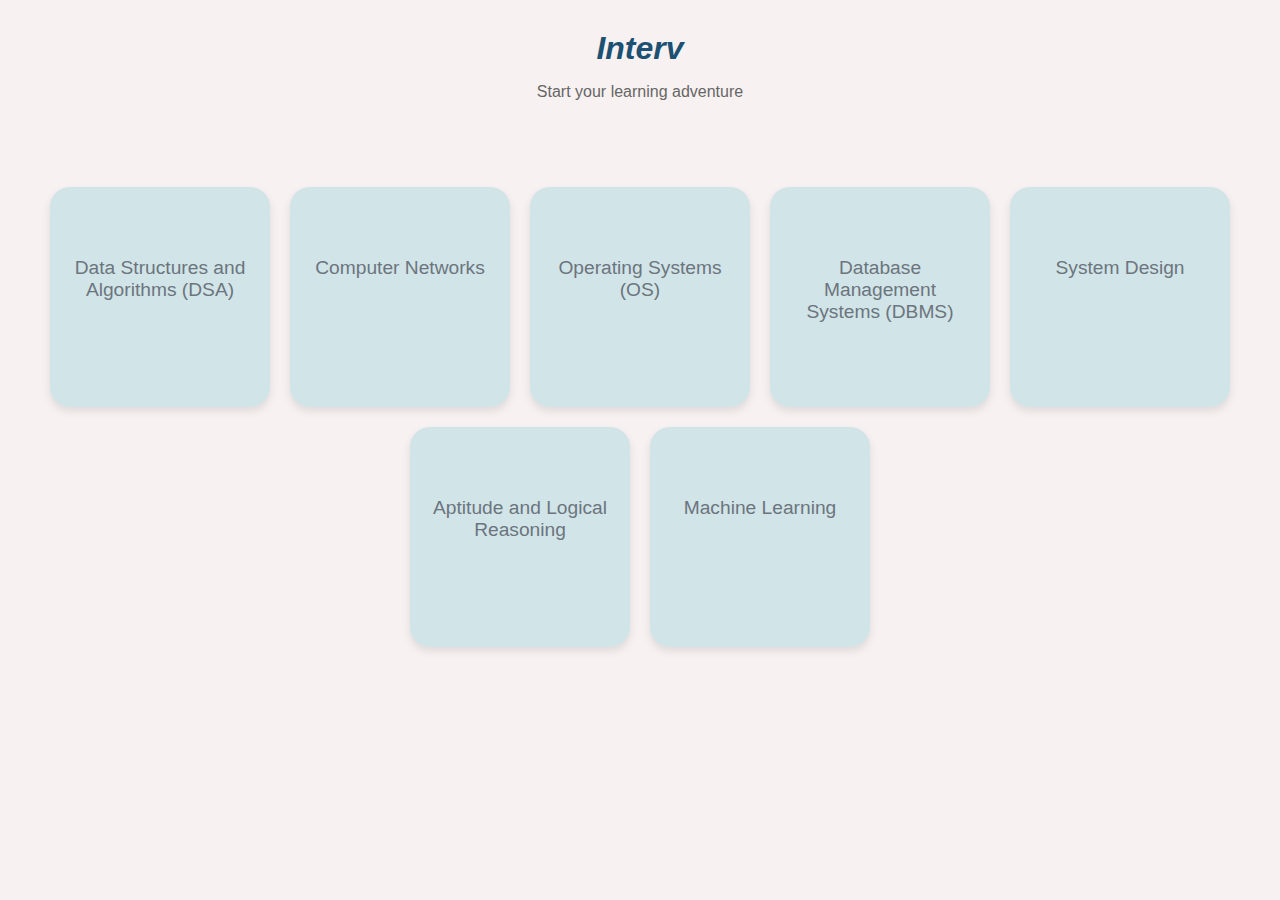
<file: Interv/learning.html>
<!DOCTYPE html>
<html lang="en">
<head>
    <meta charset="UTF-8">
    <meta name="viewport" content="width=device-width, initial-scale=1.0">
    <title>Interv</title>
    <style>
        body {
            font-family: 'Roboto', sans-serif;
            margin: 0;
            padding: 0;
            background: #f8f1f1; 
            color: #333;
        }
        header {
            text-align: center;
            padding: 30px;
        }
        header h1 {
            font-size: 2.5rem;
            color: #6b705c; 
            text-shadow: 1px 1px 4px rgba(0, 0, 0, 0.1);
        }
        header p {
            font-size: 1.2rem;
            color:  #e9ecef;
        }
        .container {
            display: flex;
            flex-wrap: wrap;
            justify-content: center;
            gap: 20px;
            margin: 40px auto;
            max-width: 1200px;
        }
        .section {
            width: 180px;
            height: 180px;
            border-radius: 20px;
            text-align: center;
            padding: 20px;
            background: #d1e4e8; /* Light muted color */
            box-shadow: 0px 4px 8px rgba(0, 0, 0, 0.1);
            cursor: pointer;
            transition: transform 0.3s, box-shadow 0.3s;
        }
        .section:hover {
            transform: translateY(-5px);
            box-shadow: 0px 8px 15px rgba(0, 0, 0, 0.2);
        }
        .section a {
            display: block;
            color: #6c757d; /* Muted dark gray */
            font-size: 1.2rem;
            text-decoration: none;
            margin-top: 50px;
        }
        .logo {
            font-size: 2rem;
            font-weight: bold;
            font-style: italic;
            color: #1c5173;
            margin-right: auto; 

    

        }
        .instructions {
            font-size: 1rem;
            color: #666666;
        }
    </style>
</head>
<body>

    <header>
        <div class="logo">Interv</div>
        <p class="instructions">Start your learning adventure</p>
    </header>
    <div class="container">
        <div class="section"><a href="dsa.html">Data Structures and Algorithms (DSA)</a></div>
        <div class="section"><a href="networking.html">Computer Networks</a></div>
        <div class="section"><a href="os.html">Operating Systems (OS)</a></div>
        <div class="section"><a href="dbms.html">Database Management Systems (DBMS)</a></div>
        <div class="section"><a href="design.html">System Design</a></div>
        <div class="section"><a href="aptitude.html">Aptitude and Logical Reasoning</a></div>
        <div class="section"><a href="ml.html">Machine Learning</a></div>
    </div>
   
</body>
</html>
</file>
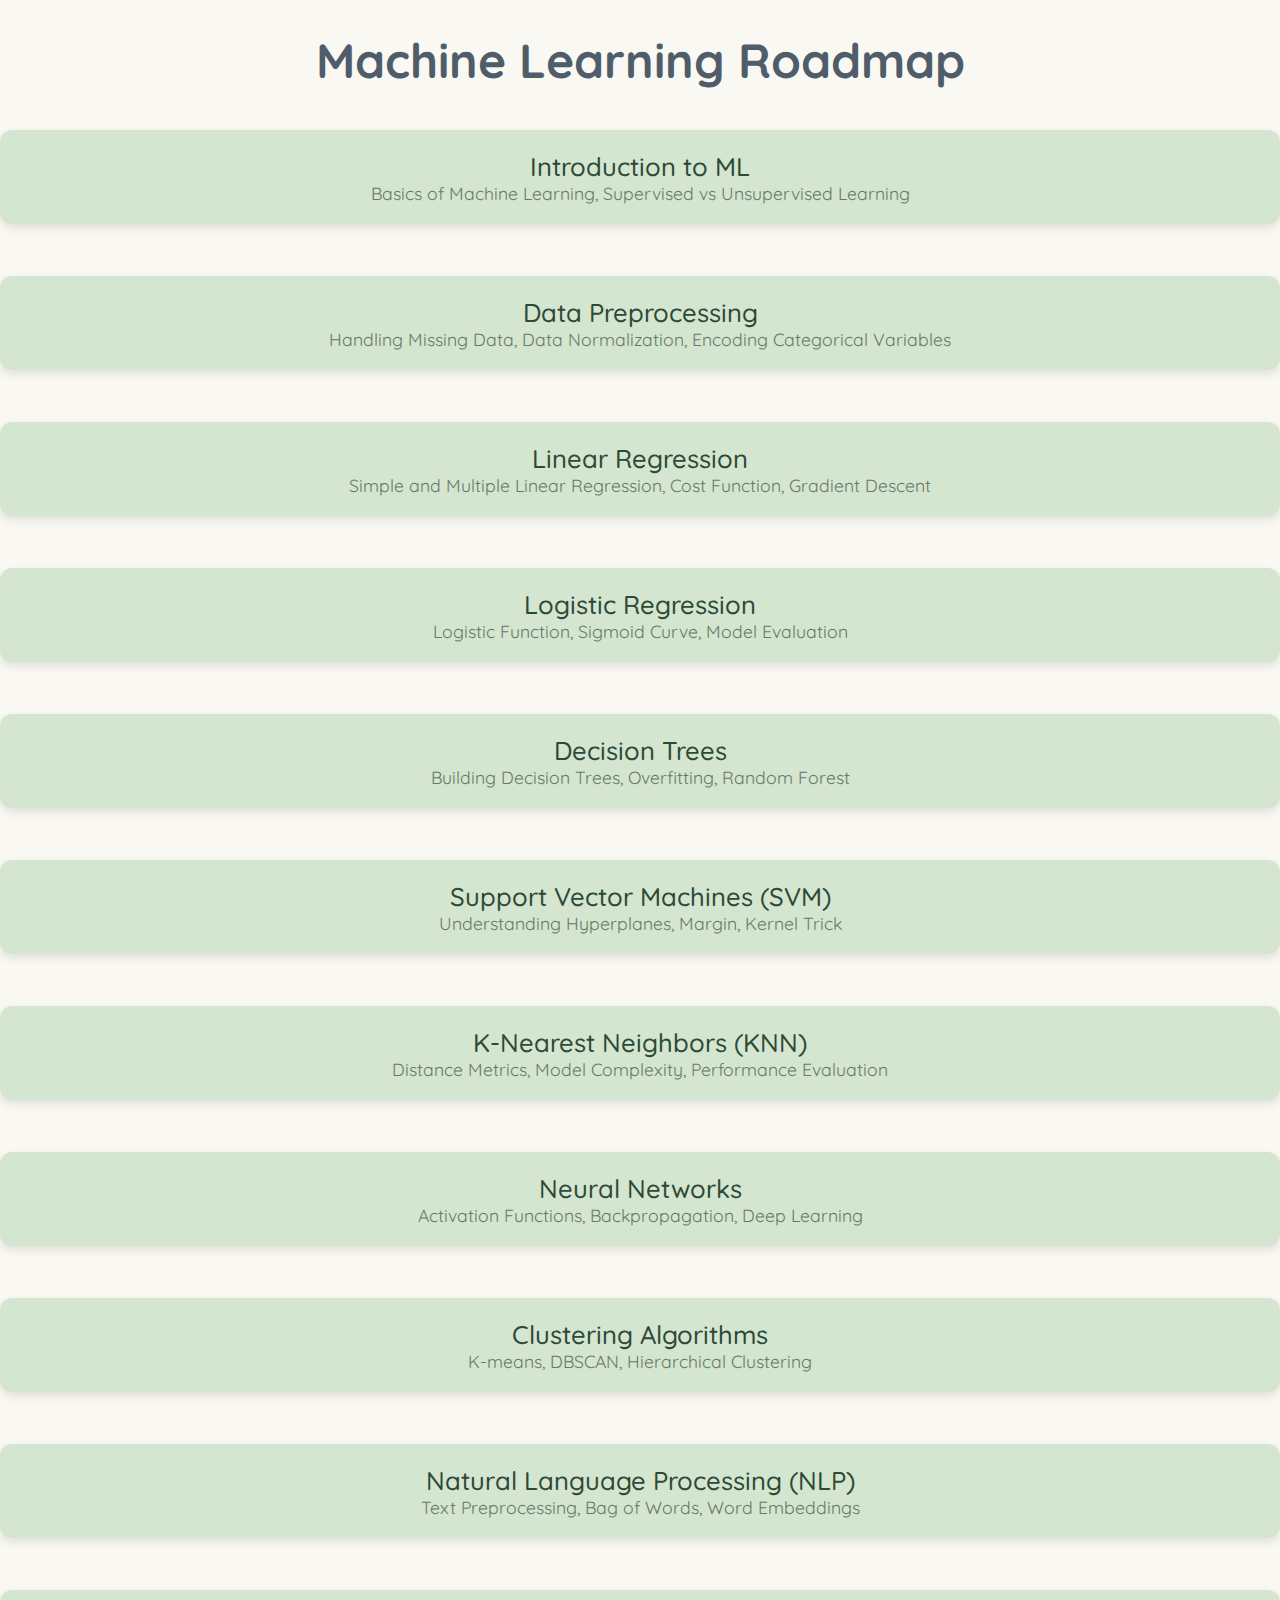
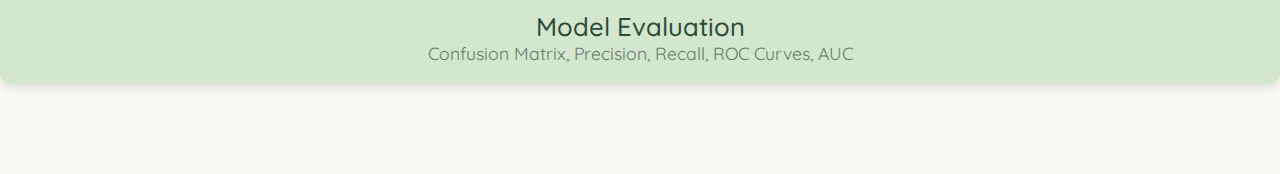
<file: Interv/ml.html>
<!DOCTYPE html>
<html lang="en">
<head>
  <meta charset="UTF-8">
  <meta name="viewport" content="width=device-width, initial-scale=1.0">
  <title>Machine Learning Learning Roadmap</title>

  <!-- Google Fonts -->
  <link href="https://fonts.googleapis.com/css2?family=Roboto:wght@400;500;700&family=Quicksand:wght@400;500&display=swap" rel="stylesheet">

  <style>
    /* Global Reset and Body Styles */
    * {
      margin: 0;
      padding: 0;
      box-sizing: border-box;
    }

    body {
      font-family: 'Quicksand', sans-serif;
      background-color: #faf8f2;  /* Soft off-white, light earthy color */
      color: #444;
      padding: 30px 0;
    }

    h1 {
      text-align: center;
      font-size: 3rem;
      font-weight: 700;
      color: #4f5d6b;  /* Muted slate gray */
      margin-bottom: 40px;
    }

    /* Roadmap Layout */
    .roadmap {
      display: flex;
      flex-direction: column;
      gap: 25px;
      margin-bottom: 60px;
    }

    .roadmap .level {
      display: flex;
      align-items: center;
      justify-content: center;
      flex-direction: column;
      width: 100%;
      padding: 20px;
      background: #d4e5d0;  /* Soft pastel green */
      border-radius: 12px;
      text-align: center;
      transition: all 0.3s ease;
      cursor: pointer;
      box-shadow: 0px 4px 10px rgba(0, 0, 0, 0.1);
    }

    .roadmap .level:hover {
      background: #c1d4b9;  /* Slightly darker pastel green on hover */
      transform: translateY(-5px);
    }

    .level h3 {
      font-size: 1.6rem;
      font-weight: 500;
      color: #2c4a37;  /* Muted deep green for titles */
    }

    .level p {
      font-size: 1.1rem;
      color: #647a67;  /* Soft, grayish green for descriptions */
    }

    /* Connecting Lines (Pipes) */
    .pipe {
      height: 2px;
      background-color: #c1d4b9;  /* Connecting lines with muted green */
      flex-grow: 1;
      align-self: center;
    }

    /* Coming Soon Page (Centered Message) */
    .coming-soon {
      display: flex;
      justify-content: center;
      align-items: center;
      height: 100vh;
      text-align: center;
      flex-direction: column;
      background-color: #fff;
    }

    .coming-soon h2 {
      font-size: 2.5rem;
      color: #d17d7d;  /* Soft blush pink for the title */
      font-weight: 500;
      margin-bottom: 15px;
    }

    .coming-soon p {
      font-size: 1.2rem;
      color: #8d8d8d;  /* Muted gray text for content */
      line-height: 1.6;
      margin-bottom: 30px;
    }

    /* Back Button */
    .back-btn {
      padding: 12px 25px;
      background-color: #a8b68d;  /* Soft olive green */
      color: #fff;
      text-decoration: none;
      border-radius: 8px;
      font-size: 1.1rem;
      font-weight: 500;
      transition: background-color 0.3s;
    }

    .back-btn:hover {
      background-color: #7a8e5f;  /* Darker olive green for hover */
    }

    /* Responsive Design */
    @media (max-width: 768px) {
      .roadmap {
        flex-direction: column;
        gap: 20px;
      }

      .roadmap .level {
        width: 100%;
      }
    }
  </style>
</head>
<body>

  <!-- Main Container -->
  <div class="container">
    <h1>Machine Learning Roadmap</h1>

    <!-- Roadmap Layout -->
    <div class="roadmap">
      <div class="level" onclick="showComingSoon()">
        <h3>Introduction to ML</h3>
        <p>Basics of Machine Learning, Supervised vs Unsupervised Learning</p>
      </div>
      <div class="pipe"></div>
      <div class="level" onclick="showComingSoon()">
        <h3>Data Preprocessing</h3>
        <p>Handling Missing Data, Data Normalization, Encoding Categorical Variables</p>
      </div>
      <div class="pipe"></div>
      <div class="level" onclick="showComingSoon()">
        <h3>Linear Regression</h3>
        <p>Simple and Multiple Linear Regression, Cost Function, Gradient Descent</p>
      </div>
      <div class="pipe"></div>
      <div class="level" onclick="showComingSoon()">
        <h3>Logistic Regression</h3>
        <p>Logistic Function, Sigmoid Curve, Model Evaluation</p>
      </div>
      <div class="pipe"></div>
      <div class="level" onclick="showComingSoon()">
        <h3>Decision Trees</h3>
        <p>Building Decision Trees, Overfitting, Random Forest</p>
      </div>
      <div class="pipe"></div>
      <div class="level" onclick="showComingSoon()">
        <h3>Support Vector Machines (SVM)</h3>
        <p>Understanding Hyperplanes, Margin, Kernel Trick</p>
      </div>
      <div class="pipe"></div>
      <div class="level" onclick="showComingSoon()">
        <h3>K-Nearest Neighbors (KNN)</h3>
        <p>Distance Metrics, Model Complexity, Performance Evaluation</p>
      </div>
      <div class="pipe"></div>
      <div class="level" onclick="showComingSoon()">
        <h3>Neural Networks</h3>
        <p>Activation Functions, Backpropagation, Deep Learning</p>
      </div>
      <div class="pipe"></div>
      <div class="level" onclick="showComingSoon()">
        <h3>Clustering Algorithms</h3>
        <p>K-means, DBSCAN, Hierarchical Clustering</p>
      </div>
      <div class="pipe"></div>
      <div class="level" onclick="showComingSoon()">
        <h3>Natural Language Processing (NLP)</h3>
        <p>Text Preprocessing, Bag of Words, Word Embeddings</p>
      </div>
      <div class="pipe"></div>
      <div class="level" onclick="showComingSoon()">
        <h3>Model Evaluation</h3>
        <p>Confusion Matrix, Precision, Recall, ROC Curves, AUC</p>
      </div>
    </div>
  </div>

  <!-- Coming Soon Page (Centered) -->
  <div id="coming-soon-page" class="coming-soon" style="display:none;">
    <h2>Hold Tight! 🚧</h2>
    <p>We're busy building this page. Stay tuned for awesome resources coming your way!</p>
    <a href="#" class="back-btn" onclick="goBack()">Back to Roadmap</a>
  </div>

  <script>
    // Function to handle showing the "Coming Soon" message
    function showComingSoon() {
      // Hide the roadmap and show the coming soon page
      document.querySelector('.container').style.display = 'none';
      document.getElementById('coming-soon-page').style.display = 'flex';
    }

    // Back to Roadmap function
    function goBack() {
      document.querySelector('.container').style.display = 'block';
      document.getElementById('coming-soon-page').style.display = 'none';
    }
  </script>

</body>
</html>
</file>
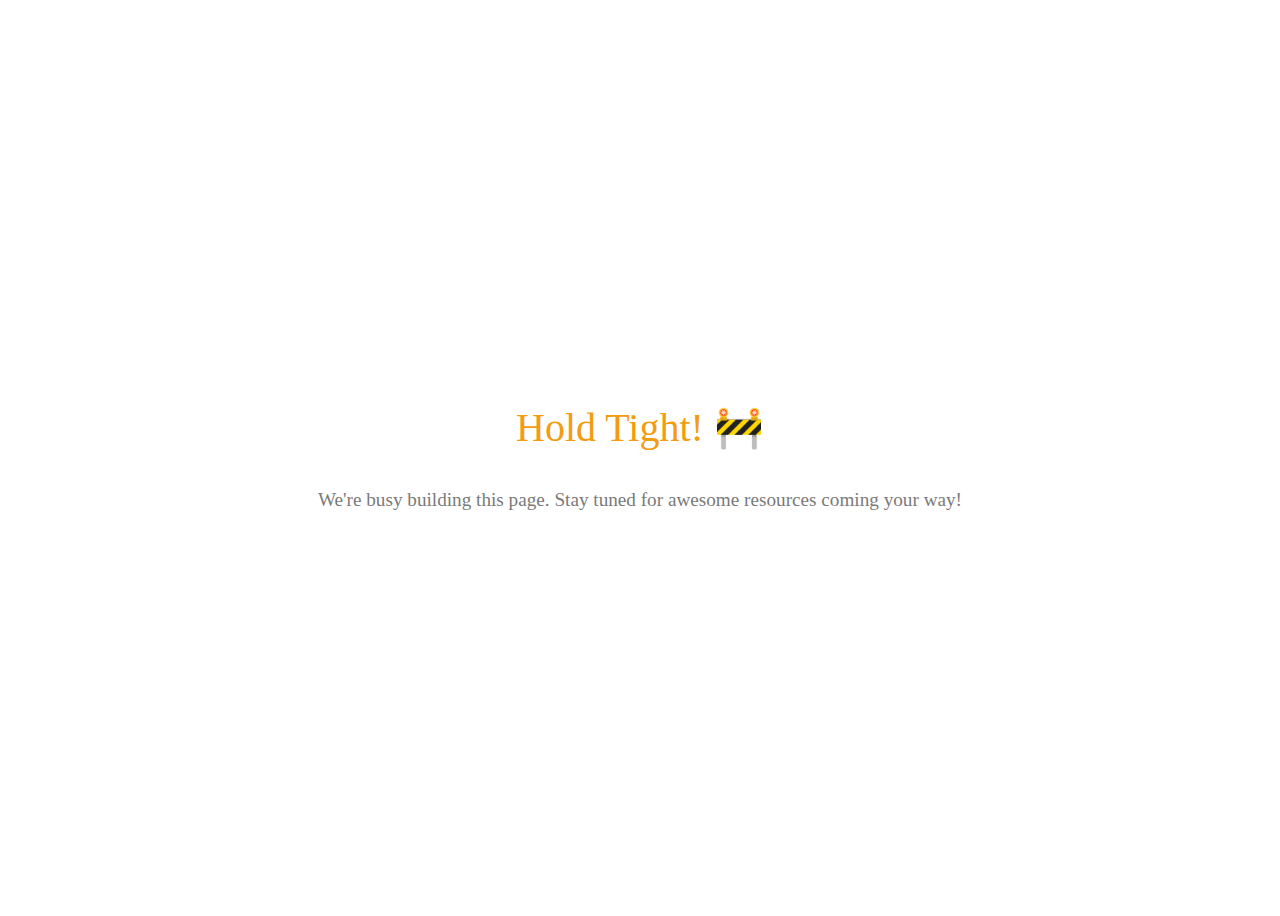
<file: Interv/mocktest.html>
<!DOCTYPE html>
<html lang="en">
<head>
  <meta charset="UTF-8">
  <meta name="viewport" content="width=device-width, initial-scale=1.0">
  <title>mocktest</title>

  <!-- Google Fonts -->
  <link href="https://fonts.googleapis.com/css2?family=Roboto:wght@400;500;700&family=Quicksand:wght@400;500&display=swap" rel="stylesheet">

  <style>
    .coming-soon {
      display: flex;
      justify-content: center;
      align-items: center;
      height: 100vh;
      text-align: center;
      flex-direction: column;
      background-color: #fff;
    }

    .coming-soon h2 {
      font-size: 2.5rem;
      color: #f39c12;
      font-weight: 500;
      margin-bottom: 15px;
    }

    .coming-soon p {
      font-size: 1.2rem;
      color: #7a7a7a;
      line-height: 1.6;
      margin-bottom: 30px;
    }

    /* Responsive Design */
    @media (max-width: 768px) {
      .roadmap {
        flex-direction: column;
        gap: 20px;
      }

      .roadmap .level {
        width: 100%;
      }
    }
  </style>
</head>
<body>

  <!-- Main Container -->
  <div class="container">
    <!-- Coming Soon Page (Centered) -->
    <div id="coming-soon-page" class="coming-soon">
      <h2>Hold Tight! 🚧</h2>
      <p>We're busy building this page. Stay tuned for awesome resources coming your way!</p>
    </div>
  </div>

</body>
</html>
</file>
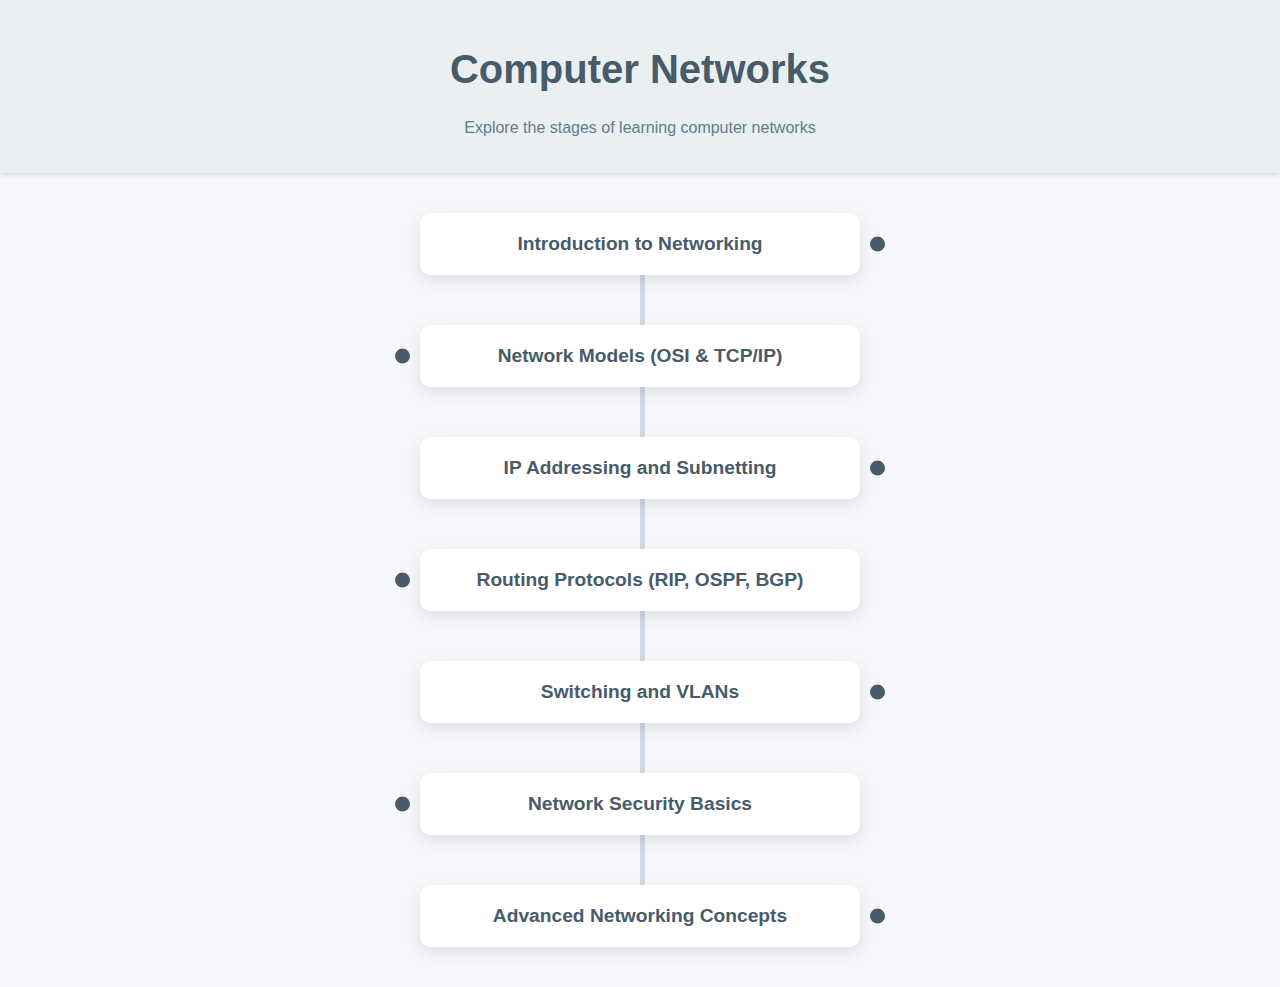
<file: Interv/networking.html>
<!DOCTYPE html>
<html lang="en">
<head>
    <meta charset="UTF-8">
    <meta name="viewport" content="width=device-width, initial-scale=1.0">
    <title>Computer Networks</title>
    <style>
        body {
            font-family: 'Arial', sans-serif;
            margin: 0;
            padding: 0;
            background: #f5f7fa;
            color: #333;
        }
        header {
            text-align: center;
            padding: 20px;
            background-color: #eaf0f1;
            box-shadow: 0px 2px 5px rgba(0, 0, 0, 0.1);
        }
        header h1 {
            font-size: 2.5rem;
            color: #475b6a;
        }
        header p {
            font-size: 1rem;
            color: #607d8b;
        }
        .roadmap-container {
            position: relative;
            display: flex;
            flex-direction: column;
            align-items: center;
            gap: 50px;
            margin: 40px auto;
            max-width: 800px;
        }
        .roadmap-container::before {
            content: '';
            position: absolute;
            top: 0;
            bottom: 0;
            left: 50%;
            width: 5px;
            background: #d1d9e6;
            z-index: -1;
        }
        .roadmap-item {
            position: relative;
            width: 60%;
            max-width: 400px;
            padding: 20px;
            background: #ffffff;
            border-radius: 10px;
            box-shadow: 0px 5px 15px rgba(0, 0, 0, 0.1);
            text-align: center;
            transition: transform 0.3s, box-shadow 0.3s;
        }
        .roadmap-item:hover {
            transform: translateY(-5px);
            box-shadow: 0px 10px 15px rgba(0, 0, 0, 0.2);
        }
        .roadmap-item a {
            text-decoration: none;
            color: #475b6a;
            font-weight: bold;
            font-size: 1.2rem;
        }
        .roadmap-item::after {
            content: '';
            position: absolute;
            width: 15px;
            height: 15px;
            background: #475b6a;
            border-radius: 50%;
            top: 50%;
            transform: translateY(-50%);
            left: -25px;
            z-index: 1;
        }
        .roadmap-item:nth-child(odd)::after {
            left: unset;
            right: -25px;
        }
        footer {
            text-align: center;
            margin: 20px 0;
            color: #aaa;
            font-size: 0.9rem;
        }
    </style>
</head>
<body>
    <header>
        <h1>Computer Networks</h1>
        <p>Explore the stages of learning computer networks</p>
    </header>
    <div class="roadmap-container">
        <div class="roadmap-item">
            <a href="#">Introduction to Networking</a>
        </div>
        <div class="roadmap-item">
            <a href="#">Network Models (OSI & TCP/IP)</a>
        </div>
        <div class="roadmap-item">
            <a href="#">IP Addressing and Subnetting</a>
        </div>
        <div class="roadmap-item">
            <a href="#">Routing Protocols (RIP, OSPF, BGP)</a>
        </div>
        <div class="roadmap-item">
            <a href="#">Switching and VLANs</a>
        </div>
        <div class="roadmap-item">
            <a href="#">Network Security Basics</a>
        </div>
        <div class="roadmap-item">
            <a href="#">Advanced Networking Concepts</a>
        </div>
    </div>
</body>
</html>
</file>
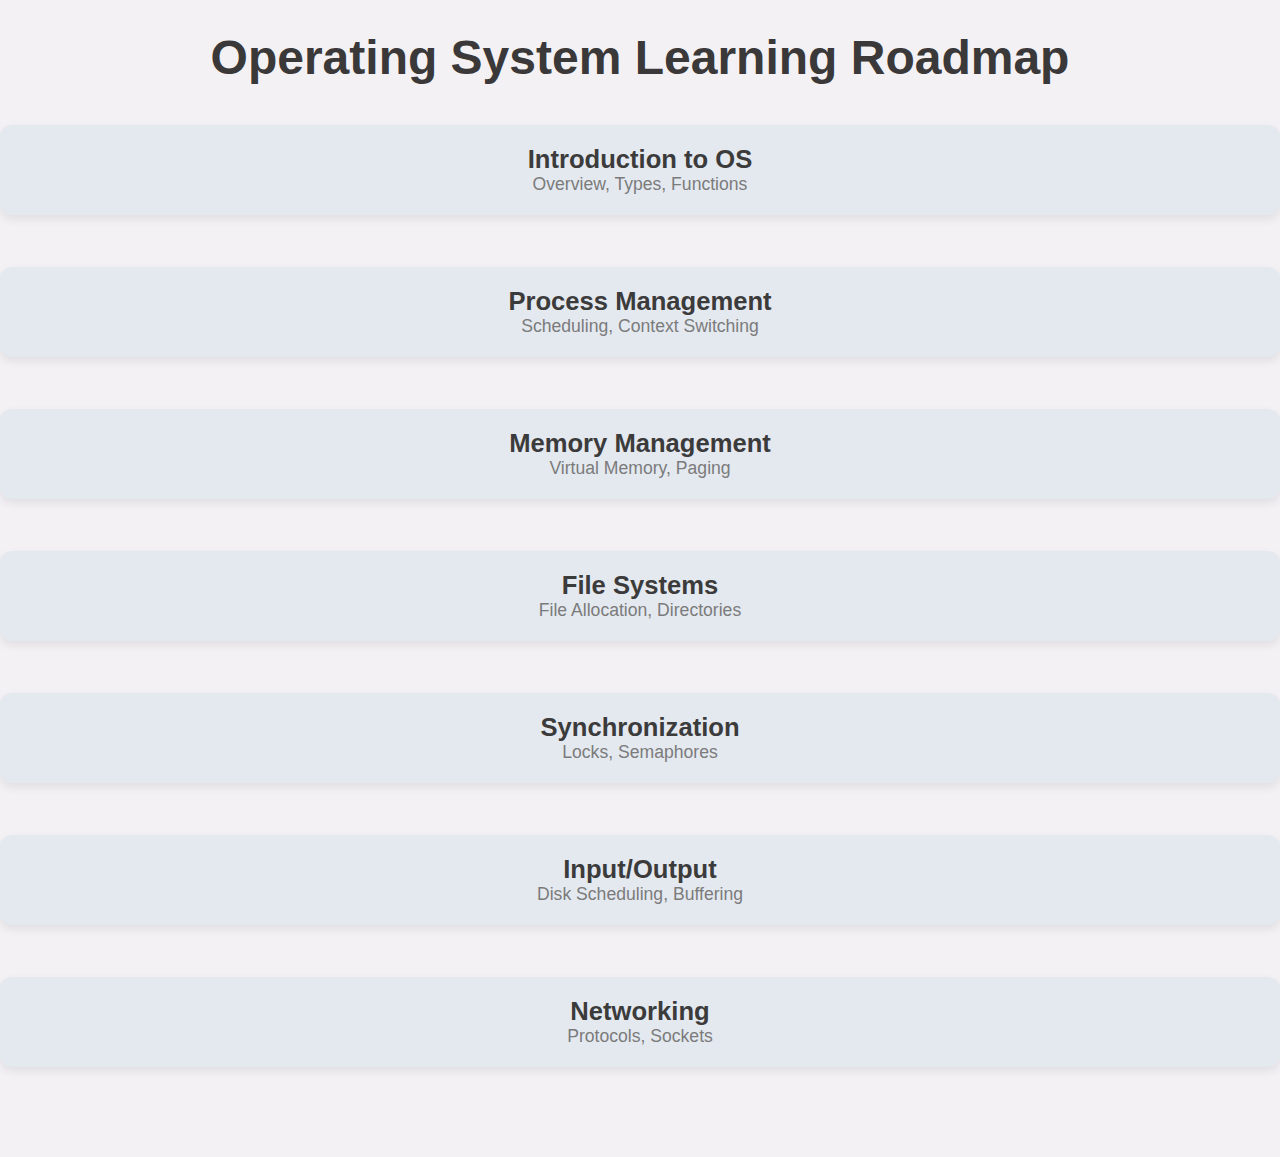
<file: Interv/os.html>
<!DOCTYPE html>
<html lang="en">
<head>
  <meta charset="UTF-8">
  <meta name="viewport" content="width=device-width, initial-scale=1.0">
  <title>Operating System Learning Roadmap</title>
  <style>
    /* Global Reset and Body Styles */
    * {
      margin: 0;
      padding: 0;
      box-sizing: border-box;
    }

    body {
      font-family: 'Segoe UI', Tahoma, Geneva, Verdana, sans-serif;
      background-color: #f3f1f3;  /* Light, soft gray background */
      color: #4f4a4a;  /* Muted dark gray text */
      padding: 30px 0;
    }

    h1 {
      text-align: center;
      font-size: 3rem;
      color: #3a3838;  /* Dark gray for headers */
      margin-bottom: 40px;
    }

    /* Roadmap Layout */
    .roadmap {
      display: flex;
      flex-direction: column;
      gap: 25px;
      margin-bottom: 60px;
    }

    .roadmap .level {
      display: flex;
      align-items: center;
      justify-content: center;
      flex-direction: column;
      width: 100%;
      padding: 20px;
      background: #e4e9f0;  /* Muted lavender blue for the level background */
      border-radius: 12px;
      text-align: center;
      transition: all 0.3s ease;
      cursor: pointer;
      box-shadow: 0px 4px 10px rgba(0, 0, 0, 0.08);
    }

    .roadmap .level:hover {
      background: #d0d8eb;  /* Slightly darker lavender on hover */
      transform: translateY(-5px);
    }

    .level h3 {
      font-size: 1.6rem;
      font-weight: bold;
      color: #3c3b3b;  /* Soft charcoal for text */
    }

    .level p {
      font-size: 1.1rem;
      color: #7b7b7b;  /* Muted gray */
    }

    /* Connecting Lines (Pipes) */
    .pipe {
      height: 2px;
      background-color: #d0d0d0;  /* Light gray for connecting lines */
      flex-grow: 1;
      align-self: center;
    }

    /* Coming Soon Page (Centered Message) */
    .coming-soon {
      display: flex;
      justify-content: center;
      align-items: center;
      height: 100vh;
      text-align: center;
      flex-direction: column;
      background-color: #fff;
    }

    .coming-soon h2 {
      font-size: 2.5rem;
      color: #6c5b5b;  /* Soft brownish gray */
      margin-bottom: 15px;
    }

    .coming-soon p {
      font-size: 1.2rem;
      color: #7b6c6c;  /* Muted brownish gray */
      line-height: 1.6;
      margin-bottom: 30px;
    }

    /* Back Button */
    .back-btn {
      padding: 12px 25px;
      background-color: #d79a5e;  /* Warm, muted orange */
      color: #fff;
      text-decoration: none;
      border-radius: 8px;
      font-size: 1.1rem;
      transition: background-color 0.3s;
    }

    .back-btn:hover {
      background-color: #c6864d;  /* Slightly darker orange */
    }

    /* Responsive Design */
    @media (max-width: 768px) {
      .roadmap {
        flex-direction: column;
        gap: 20px;
      }

      .roadmap .level {
        width: 100%;
      }
    }
  </style>
</head>
<body>

  <!-- Main Container -->
  <div class="container">
    <h1>Operating System Learning Roadmap</h1>

    <!-- Roadmap Layout -->
    <div class="roadmap">
      <div class="level" onclick="showComingSoon()">
        <h3>Introduction to OS</h3>
        <p>Overview, Types, Functions</p>
      </div>
      <div class="pipe"></div>
      <div class="level" onclick="showComingSoon()">
        <h3>Process Management</h3>
        <p>Scheduling, Context Switching</p>
      </div>
      <div class="pipe"></div>
      <div class="level" onclick="showComingSoon()">
        <h3>Memory Management</h3>
        <p>Virtual Memory, Paging</p>
      </div>
      <div class="pipe"></div>
      <div class="level" onclick="showComingSoon()">
        <h3>File Systems</h3>
        <p>File Allocation, Directories</p>
      </div>
      <div class="pipe"></div>
      <div class="level" onclick="showComingSoon()">
        <h3>Synchronization</h3>
        <p>Locks, Semaphores</p>
      </div>
      <div class="pipe"></div>
      <div class="level" onclick="showComingSoon()">
        <h3>Input/Output</h3>
        <p>Disk Scheduling, Buffering</p>
      </div>
      <div class="pipe"></div>
      <div class="level" onclick="showComingSoon()">
        <h3>Networking</h3>
        <p>Protocols, Sockets</p>
      </div>
    </div>
  </div>

  <!-- Coming Soon Page (Centered) -->
  <div id="coming-soon-page" class="coming-soon" style="display:none;">
    <h2>Hold Tight! 🚧</h2>
    <p>We're busy building this page. Stay tuned for awesome resources coming your way!</p>
    <a href="#" class="back-btn" onclick="goBack()">Back to Roadmap</a>
  </div>

  <script>
    // Function to handle showing the "Coming Soon" message
    function showComingSoon() {
      // Hide the roadmap and show the coming soon page
      document.querySelector('.container').style.display = 'none';
      document.getElementById('coming-soon-page').style.display = 'flex';
    }

    // Back to Roadmap function
    function goBack() {
      document.querySelector('.container').style.display = 'block';
      document.getElementById('coming-soon-page').style.display = 'none';
    }
  </script>

</body>
</html>
</file>
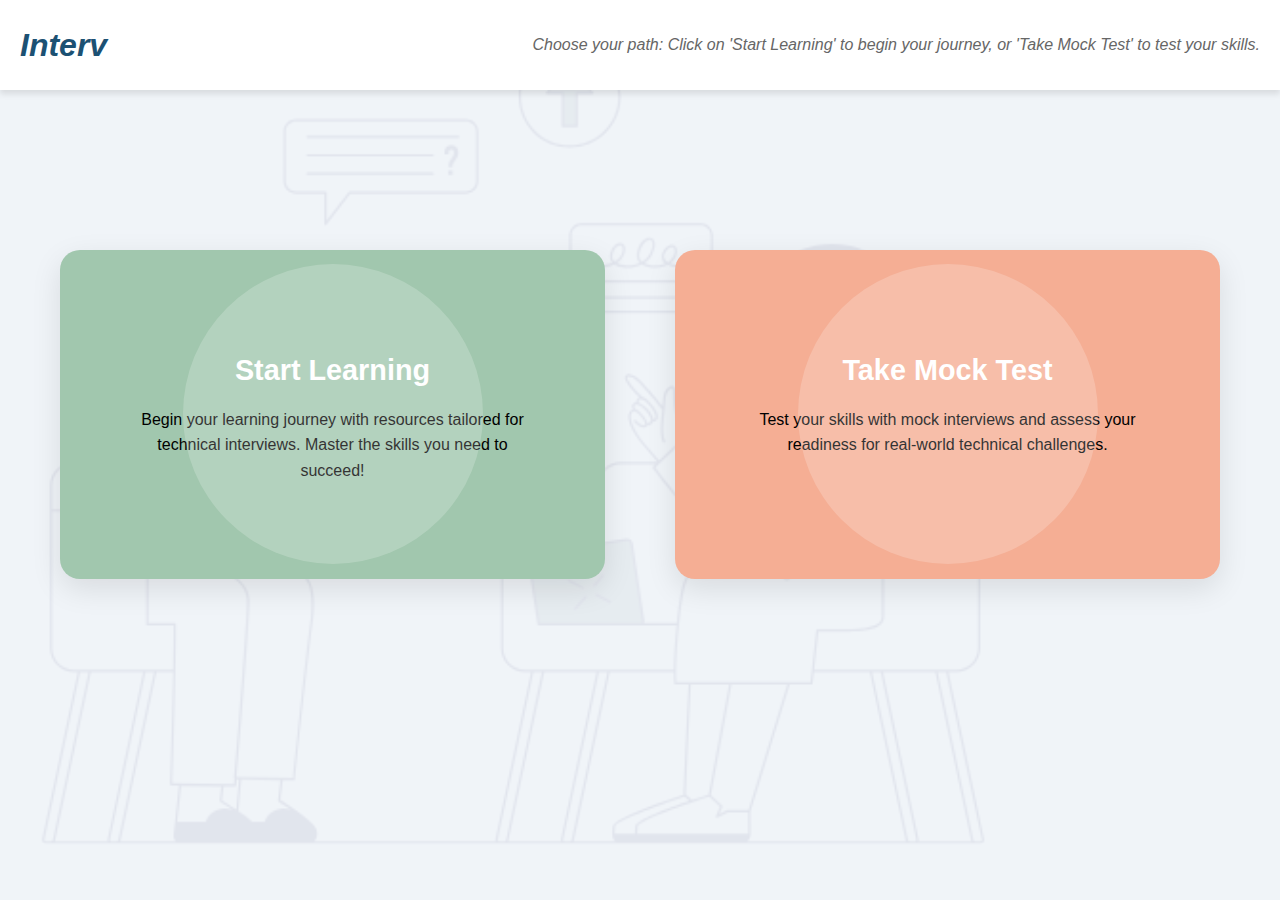
<file: Interv/students.html>
<!DOCTYPE html>
<html lang="en">
<head>
    <meta charset="UTF-8">
    <meta name="viewport" content="width=device-width, initial-scale=1.0">
    <title>Interv</title>
    <style>
        body {
            font-family: 'Poppins', sans-serif;
            margin: 0;
            padding: 0;
            background-color: #f0f4f8;
            color: #333333;
            overflow-x: hidden;
        }
        body::before {
            content: '';
            position: absolute;
            top: 0;
            left: 0;
            right: 0;
            bottom: 0;
            background-image: url('interviewbg.png');
            background-repeat: no-repeat;
            background-position:  bottom left;
            background-size: 90%;
            opacity: 0.06;
            z-index: -1;
        }

        header {
            display: flex;
            align-items: center;
            padding: 20px;
            box-shadow: 0 4px 6px rgba(0, 0, 0, 0.1);
            background-color: #ffffff;
        }
        .logo {
            font-size: 2rem;
            font-weight: bold;
            font-style: italic;
            color: #1c5173;
            margin-right: auto;
        }
        .instructions {
            font-size: 1rem;
            color: #666666;
            font-style: italic;
        }

        .container {
            display: flex;
            justify-content: center;
            gap: 30px;
            margin: 140px auto;
            max-width: 1200px;
            flex-wrap: wrap;
        }

        .section {
            position: relative;
            flex: 1;
            max-width: 400px;
            margin: 20px;
            padding: 80px;
            border-radius: 30px;
            text-align: center;
            cursor: pointer;
            overflow: hidden;
            transition: all 0.3s ease-in-out;
            
        }
        .section h2 {
            margin-bottom: 20px;
            font-size: 1.8rem;
            color: #ffffff;
            font-weight: bold;
        }
        .section p {
            margin-bottom: 15px;
            line-height: 1.6;
            font-size: 1rem;
            color: #000000;
        }
        /* .section:hover {
            transform: translateY(-10px);
            box-shadow: 0 16px 40px rgba(0, 0, 0, 0.2);
        } */
        a {
            text-decoration: none;
            color: inherit;
        }

       
        .learning {
            background: #a1c7ae ;
            box-shadow: 0 10px 30px rgba(0, 0, 0, 0.1);
            border-radius: 20px;
            transition: transform 0.4s ease, box-shadow 0.4s ease;
        }
        .learning:hover {
            transform: rotate(0deg);
            box-shadow: 0 20px 50px rgba(0, 0, 0, 0.2);
            background-color: #A1CDA1;
        }
        .learning::before {
            content: '';
            position: absolute;
            top: 50%;
            left: 50%;
            width: 300px;
            height: 300px;
            background: rgba(255, 255, 255, 0.2);
            border-radius: 50%;
            transform: translate(-50%, -50%);
            animation: pulse 4s infinite ease-in-out;
        }
        
        .mock-test {
            background: #f5ae94;
            box-shadow: 0 10px 30px rgba(0, 0, 0, 0.1);
            border-radius: 20px;
            transition: transform 0.4s ease, box-shadow 0.4s ease;
        }
        .mock-test:hover {
            transform: rotate(0deg);
            box-shadow: 0 20px 50px rgba(0, 0, 0, 0.2);
            background-color: #F1A097;
        }
        .mock-test::before {
            content: '';
            position: absolute;
            top: 50%;
            left: 50%;
            width: 300px;
            height: 300px;
            background: rgba(255, 255, 255, 0.2);
            border-radius: 50%;
            transform: translate(-50%, -50%);
            animation: pulse 4s infinite ease-in-out;
        }

        @keyframes pulse {
            0% {
                transform: translate(-50%, -50%) scale(1);
            }
            50% {
                transform: translate(-50%, -50%) scale(1.2);
            }
            100% {
                transform: translate(-50%, -50%) scale(1);
            }
        }
    </style>
</head>
<body>
    <header>
        <div class="logo">Interv</div>
        <p class="instructions">Choose your path: Click on 'Start Learning' to begin your journey, or 'Take Mock Test' to test your skills.</p>
    </header>

    <div class="container">
        <!-- Learning Section -->
        <a href="learning.html" class="section learning">
            <h2>Start Learning</h2>
            <p>Begin your learning journey with resources tailored for technical interviews. Master the skills you need to succeed!</p>
        </a>

        <!-- Mock Test Section -->
        <a href="mocktest.html" class="section mock-test">
            <h2>Take Mock Test</h2>
            <p>Test your skills with mock interviews and assess your readiness for real-world technical challenges.</p>
        </a>
    </div>
</body>
</html>
</file>
